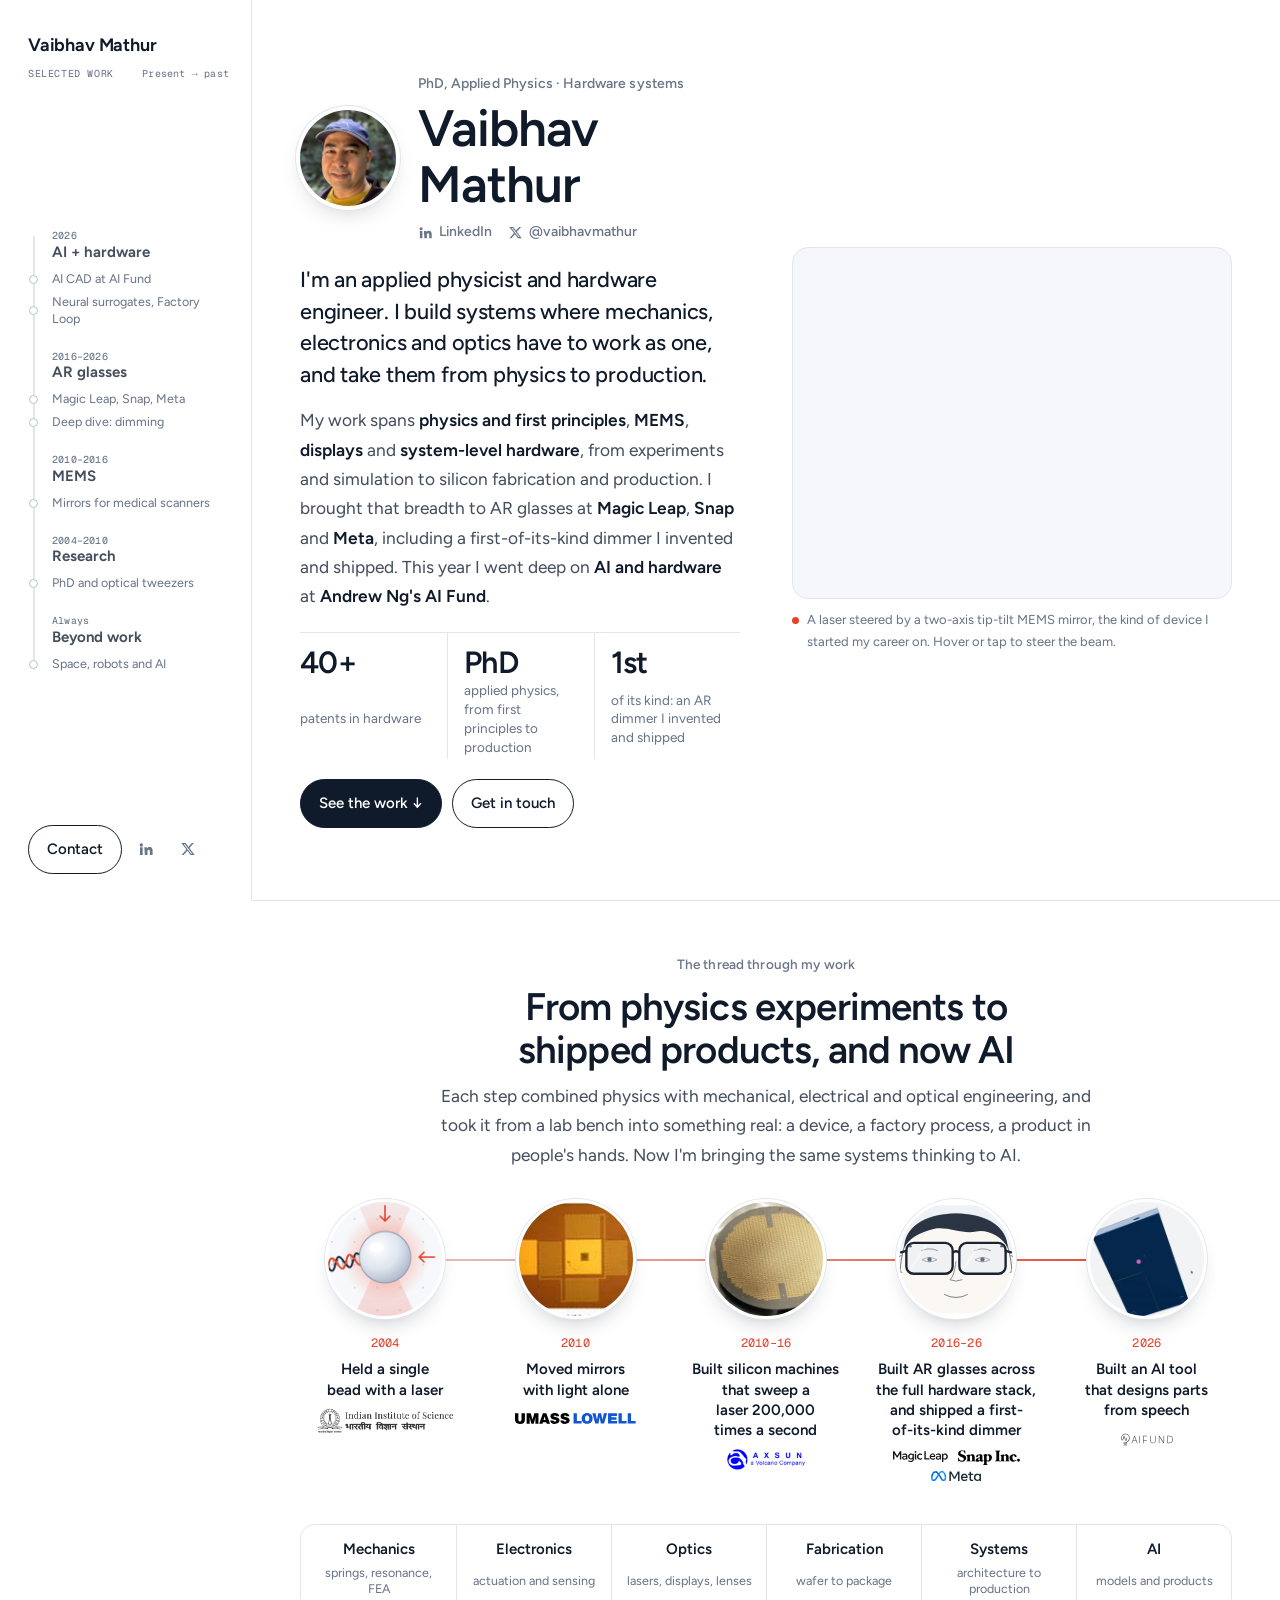
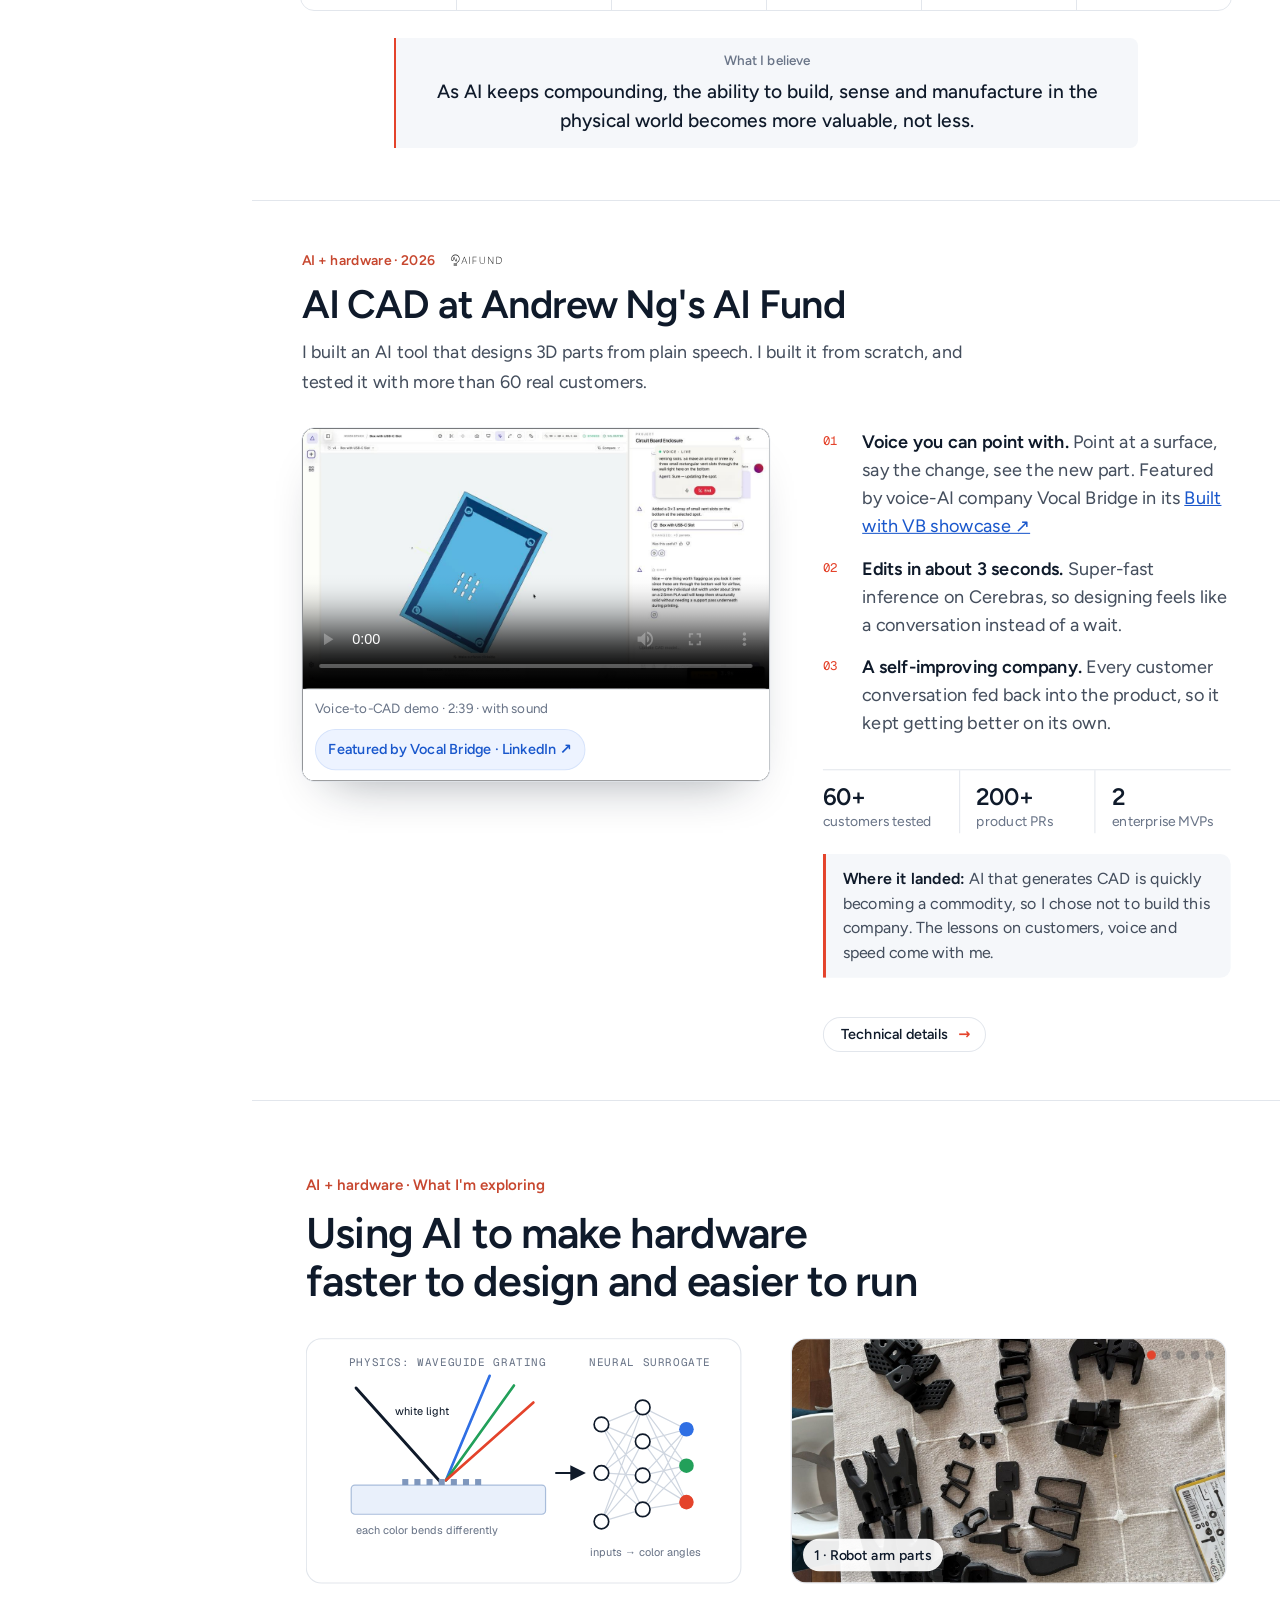
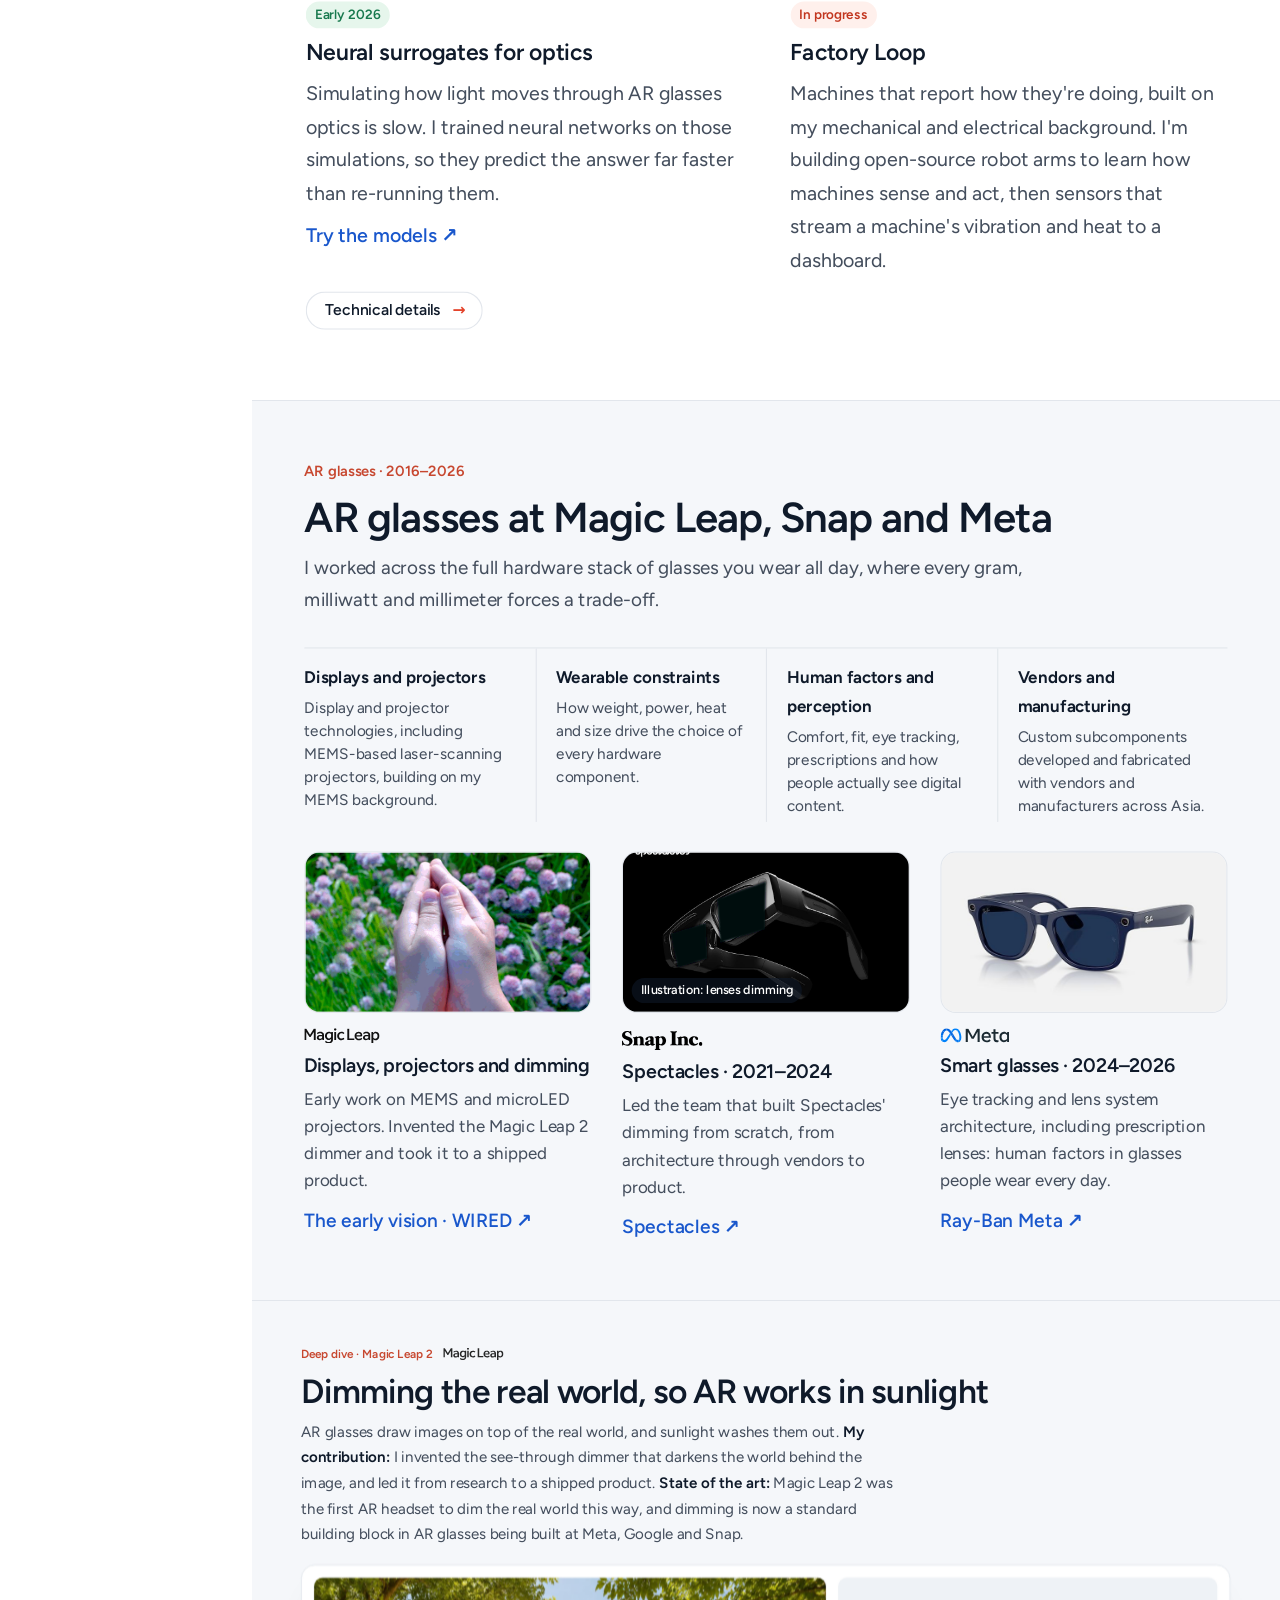
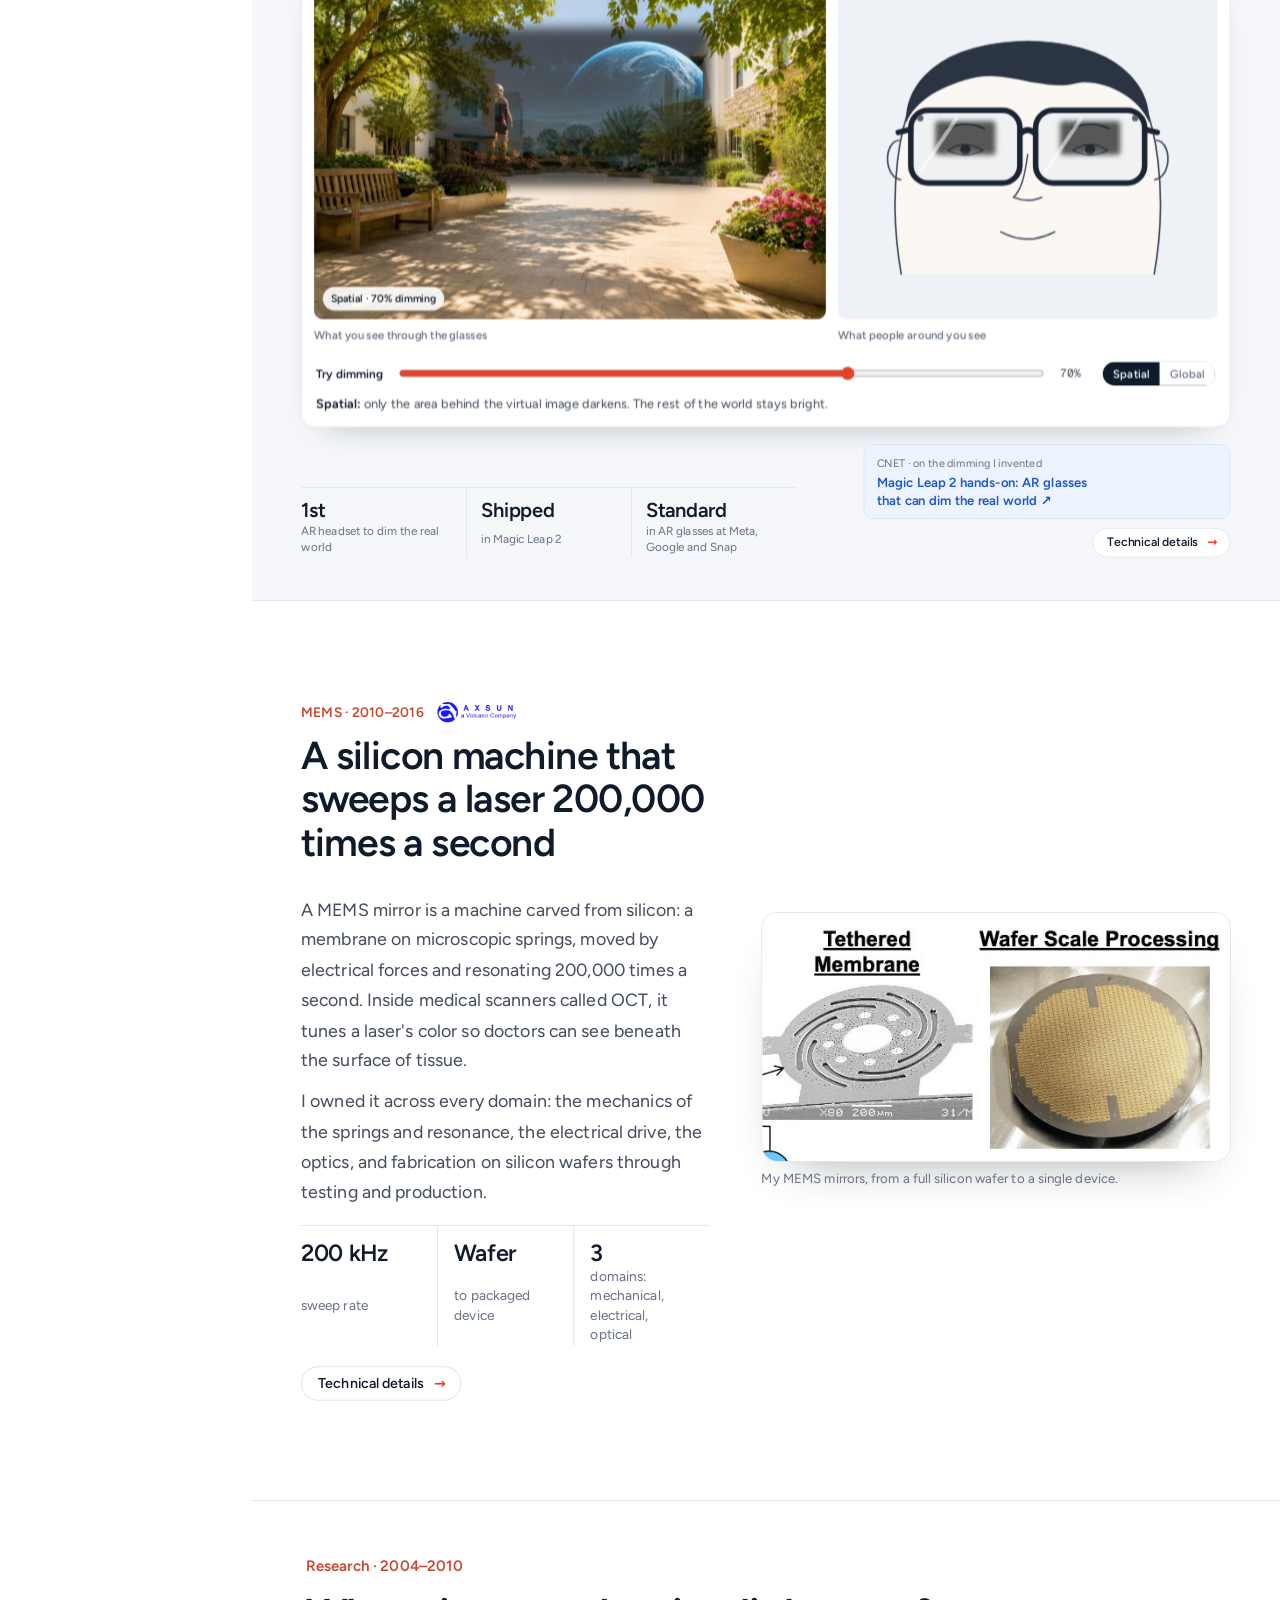
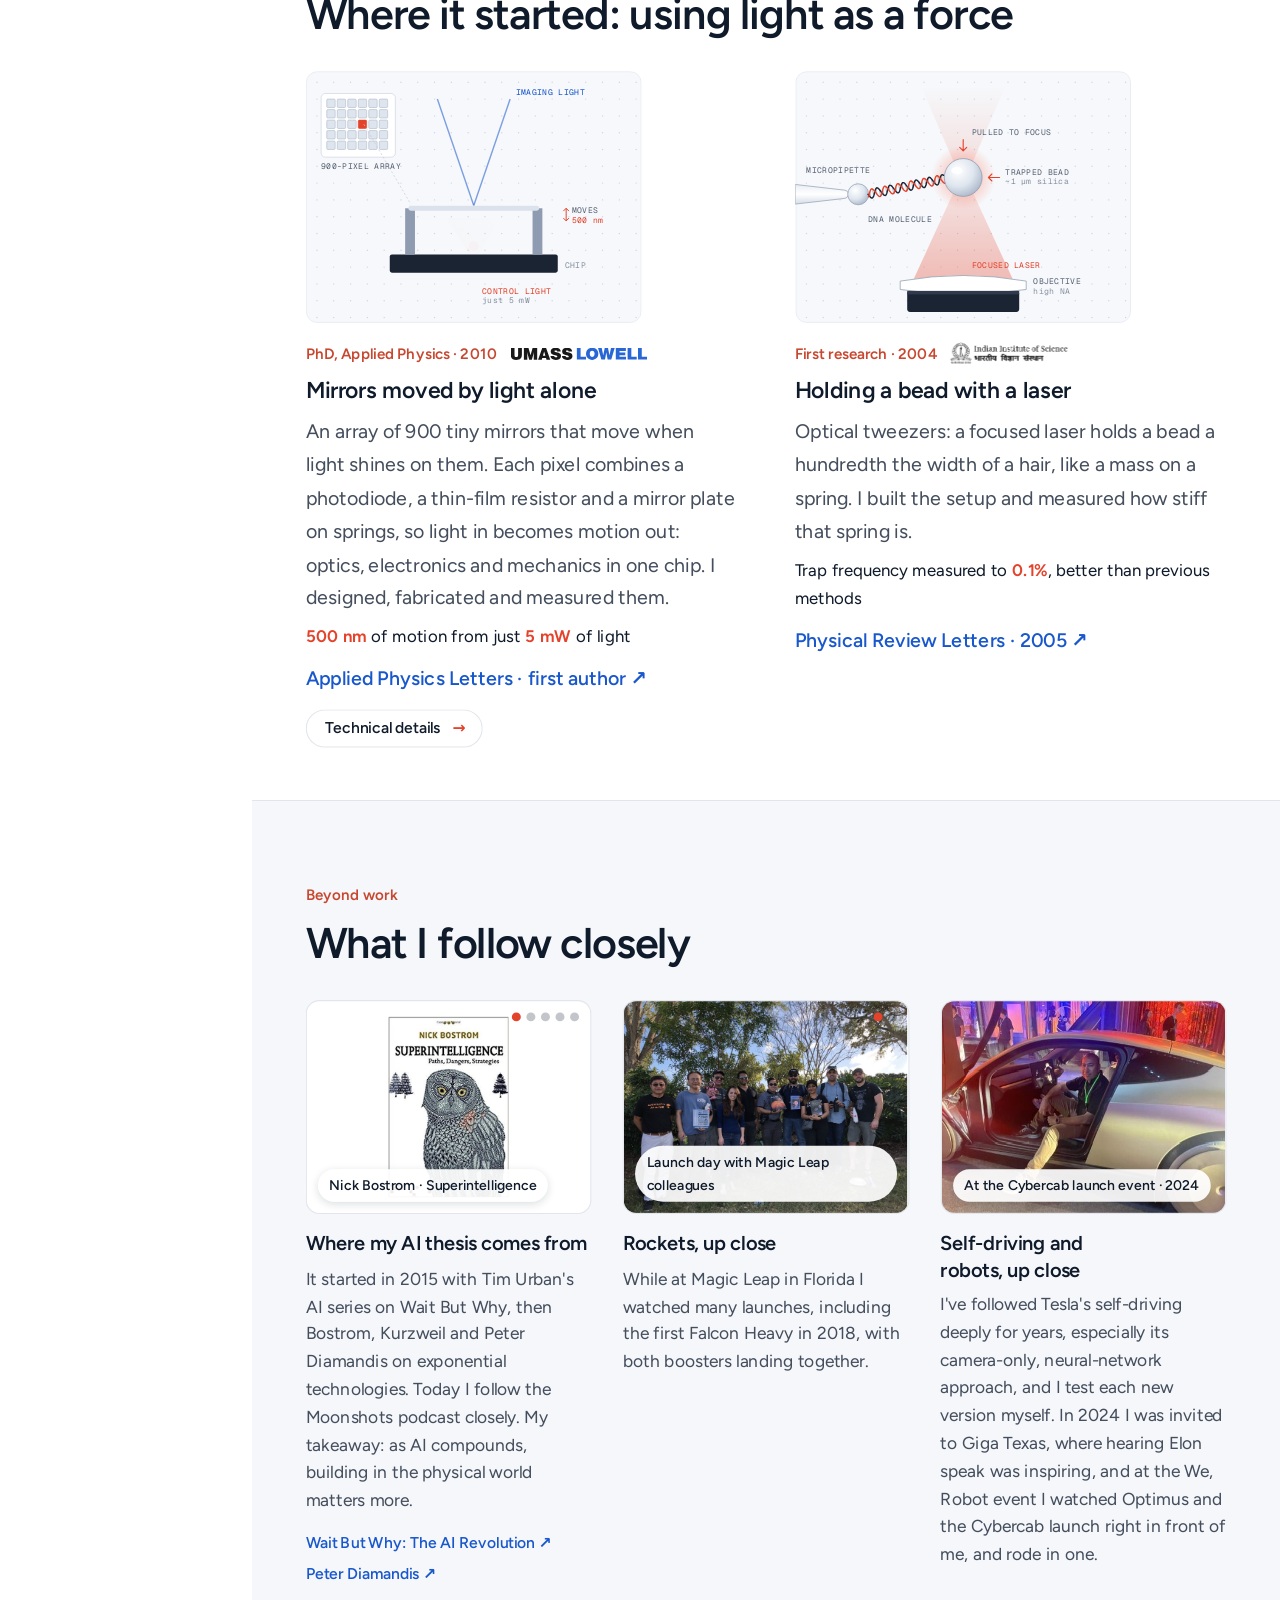
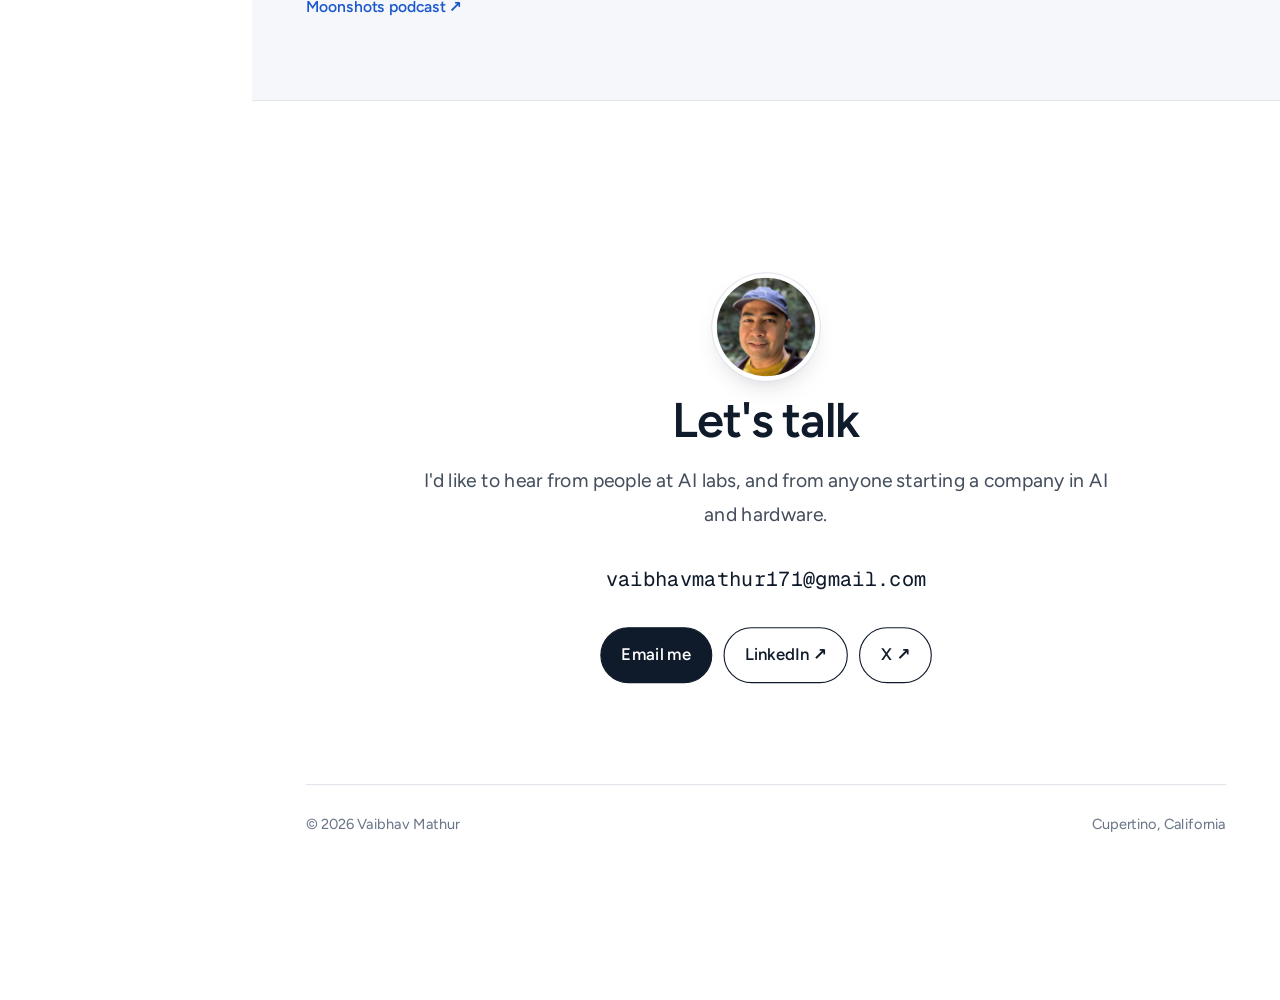
<file: index.html>
<!doctype html>
<html lang="en">
<head>
<meta charset="utf-8">
<meta name="viewport" content="width=device-width, initial-scale=1, viewport-fit=cover">
<title>Vaibhav Mathur, PhD</title>
<meta name="description" content="Applied physicist and hardware engineer: physics and first principles, MEMS, displays and system-level hardware, taken from experiments to production. Invented and shipped a first-of-its-kind AR dimmer at Magic Leap; now building at the edge of AI and hardware.">
<meta property="og:type" content="website">
<meta property="og:url" content="https://vaibhav.penro.ai/">
<meta property="og:title" content="Vaibhav Mathur, PhD">
<meta property="og:description" content="Applied physicist and hardware engineer: physics, MEMS, displays and system-level hardware, from first principles to production. Now building at the edge of AI and hardware.">
<meta property="og:image" content="https://vaibhav.penro.ai/og-image.jpg">
<meta name="twitter:card" content="summary_large_image">
<meta name="theme-color" content="#ffffff">
<link rel="icon" href="favicon.svg">
<link rel="stylesheet" href="styles.css?v=202610142136">
</head>
<body>












<!--BODY-START-->
<nav class="rail" aria-label="Chapters">
  <div class="wrap rail-in">
    <a class="brand" href="#top">Vaibhav Mathur</a>
    <span class="tl-cap">Selected work <i>Present → past</i></span>
    <ol class="stops">
      <li data-ch="ai"><a class="ch" href="#ai"><span class="yr">2026</span><b>AI + hardware</b></a><div class="subs"><a href="#ai" title="AI CAD at AI Fund"><span>AI CAD at AI Fund</span></a><a href="#ai-next" title="Neural surrogates, Factory Loop"><span>Neural surrogates, Factory Loop</span></a></div></li>
      <li data-ch="ar"><a class="ch" href="#ar-more"><span class="yr">2016–2026</span><b>AR glasses</b></a><div class="subs"><a href="#ar-more" title="Magic Leap, Snap, Meta"><span>Magic Leap, Snap, Meta</span></a><a href="#ar" title="Deep dive: dimming"><span>Deep dive: dimming</span></a></div></li>
      <li data-ch="mems"><a class="ch" href="#mems"><span class="yr">2010–2016</span><b>MEMS</b></a><div class="subs"><a href="#mems" title="Mirrors for medical scanners"><span>Mirrors for medical scanners</span></a></div></li>
      <li data-ch="roots"><a class="ch" href="#roots"><span class="yr">2004–2010</span><b>Research</b></a><div class="subs"><a href="#roots" title="PhD and optical tweezers"><span>PhD and optical tweezers</span></a></div></li>
      <li data-ch="interests"><a class="ch" href="#interests"><span class="yr">Always</span><b>Beyond work</b></a><div class="subs"><a href="#interests" title="Space, robots and AI"><span>Space, robots and AI</span></a></div></li>
    </ol>
    <div class="rail-end"><a class="btn" href="#contact">Contact</a><a class="soc" href="https://www.linkedin.com/in/mathurmems/" target="_blank" rel="noopener" aria-label="LinkedIn" title="LinkedIn"><svg viewBox="0 0 24 24" width="16" height="16" fill="currentColor" aria-hidden="true"><path d="M4.98 3.5a2.5 2.5 0 1 1 0 5 2.5 2.5 0 0 1 0-5zM3 9.5h4V21H3zM9.5 9.5h3.8v1.6h.06c.53-1 1.83-2.06 3.77-2.06 4.03 0 4.77 2.65 4.77 6.1V21h-4v-5.1c0-1.22-.02-2.79-1.7-2.79-1.7 0-1.96 1.33-1.96 2.7V21h-4z"/></svg></a><a class="soc" href="https://x.com/vaibhavmathur" target="_blank" rel="noopener" aria-label="X" title="X"><svg viewBox="0 0 24 24" width="16" height="16" fill="currentColor" aria-hidden="true"><path d="M17.75 3h3.07l-6.7 7.66L22 21h-6.17l-4.83-6.32L5.47 21H2.4l7.17-8.2L2 3h6.33l4.37 5.78zm-1.08 16.17h1.7L7.4 4.74H5.58z"/></svg></a></div>
  </div>
</nav>

<main>
<section class="slide hero" id="top" data-nav="">
  <div class="fit"><div class="wrap">
    <div class="hero-grid">
    <div class="hero-id">
      <img class="portrait" src="assets/portrait.jpg" alt="Vaibhav Mathur" width="400" height="400">
      <div><span class="label">PhD, Applied Physics · Hardware systems</span>
      <h1>Vaibhav Mathur</h1>
      <div class="social"><a href="https://www.linkedin.com/in/mathurmems/" target="_blank" rel="noopener" aria-label="LinkedIn"><svg viewBox="0 0 24 24" width="16" height="16" fill="currentColor" aria-hidden="true"><path d="M4.98 3.5a2.5 2.5 0 1 1 0 5 2.5 2.5 0 0 1 0-5zM3 9.5h4V21H3zM9.5 9.5h3.8v1.6h.06c.53-1 1.83-2.06 3.77-2.06 4.03 0 4.77 2.65 4.77 6.1V21h-4v-5.1c0-1.22-.02-2.79-1.7-2.79-1.7 0-1.96 1.33-1.96 2.7V21h-4z"/></svg><span>LinkedIn</span></a><a href="https://x.com/vaibhavmathur" target="_blank" rel="noopener" aria-label="X"><svg viewBox="0 0 24 24" width="16" height="16" fill="currentColor" aria-hidden="true"><path d="M17.75 3h3.07l-6.7 7.66L22 21h-6.17l-4.83-6.32L5.47 21H2.4l7.17-8.2L2 3h6.33l4.37 5.78zm-1.08 16.17h1.7L7.4 4.74H5.58z"/></svg><span>@vaibhavmathur</span></a></div></div>
    </div>
    <figure class="bench">
      <div class="bench-box"><canvas id="bench" aria-label="Animated laser steered by a MEMS mirror" role="img"></canvas></div>
      <figcaption><span class="dot"></span><span>A laser steered by a two-axis tip-tilt MEMS mirror, the kind of device I started my career on. Hover or tap to steer the beam.</span></figcaption>
    </figure>
    <div class="hero-copy">
      <p class="lede big">I'm an applied physicist and hardware engineer. I build systems where mechanics, electronics and optics have to work as one, and take them from physics to production.</p>
      <p class="lede">My work spans <b>physics and first principles</b>, <b>MEMS</b>, <b>displays</b> and <b>system-level hardware</b>, from experiments and simulation to silicon fabrication and production. I brought that breadth to AR glasses at <b>Magic Leap</b>, <b>Snap</b> and <b>Meta</b>, including a first-of-its-kind dimmer I invented and shipped. This year I went deep on <b>AI and hardware</b> at <b>Andrew Ng's AI Fund</b>.</p>
      <div class="proof">
        <div><b>40+</b><span>patents in hardware</span></div>
        <div><b>PhD</b><span>applied physics, from first principles to production</span></div>
        <div><b>1st</b><span>of its kind: an AR dimmer I invented and shipped</span></div>
      </div>
      <div class="cta"><a class="btn p" href="#thread">See the work ↓</a><a class="btn" href="#contact">Get in touch</a></div>
    </div>
    </div>
  </div></div>
</section>
<section class="slide" id="thread" data-nav="">
  <div class="fit"><div class="wrap">
    <div class="head center">
      <span class="kicker">The thread through my work</span>
      <h2>From physics experiments to shipped products, and now AI</h2>
      <p class="lede">Each step combined physics with mechanical, electrical and optical engineering, and took it from a lab bench into something real: a device, a factory process, a product in people's hands. Now I'm bringing the same systems thinking to AI.</p>
    </div>
    <ol class="thread" aria-label="From first research to today">
      <span class="beamline" aria-hidden="true"><i></i></span>
      <li><a href="#roots"><span class="ic"><img src="assets/thread/tweezers.jpg" alt="Illustration: a laser beam trapping a microscopic bead"></span><span class="y">2004</span><b>Held a single bead with a laser</b><span class="lgs"><img class="ink" src="assets/logos/iisc.png" alt="Indian Institute of Science" style="height:26px"></span></a></li><li><a href="#roots"><span class="ic"><img src="assets/thread/phd.jpg" alt="My fabricated light-driven micro-mirror device"></span><span class="y">2010</span><b>Moved mirrors with light alone</b><span class="lgs"><img src="assets/logos/uml.svg" alt="UMass Lowell" style="height:11px"></span></a></li><li><a href="#mems"><span class="ic"><img src="assets/thread/mems.jpg" alt="A silicon wafer of my MEMS mirrors, reflecting light"></span><span class="y">2010–16</span><b>Built silicon machines that sweep a laser 200,000 times a second</b><span class="lgs"><img src="assets/logos/axsun-color.png" alt="Axsun Technologies" style="height:22px"></span></a></li><li><a href="#ar-more"><span class="ic"><svg class="gsk blink" viewBox="70 70 340 180" preserveAspectRatio="xMidYMid meet" role="img" aria-label="Sketch of a person wearing AR glasses, seen from the front; the lenses darken with the same mask as the view inside"><defs><clipPath id="thc0"><rect x="92" y="112" width="138" height="92" rx="22"/></clipPath><clipPath id="thc1"><rect x="250" y="112" width="138" height="92" rx="22"/></clipPath><filter id="thb" x="-30%" y="-30%" width="160%" height="160%"><feGaussianBlur stdDeviation="3.2"/></filter></defs><rect width="480" height="320" fill="#eef2f6"/><path d="M80 320 C 64 230 70 110 120 60 C 170 14 310 14 360 60 C 410 110 416 230 400 320" fill="#fbf7f2" stroke="#3a4556" stroke-width="2"/>
      <path d="M86 128 C 84 70 140 26 240 24 C 340 26 396 70 394 128 C 380 92 330 70 300 78 C 262 88 214 62 176 70 C 130 80 98 100 86 128 Z" fill="#2b3442"/>
      <path d="M78 150 C 58 150 56 196 80 200 M402 150 C 422 150 424 196 400 200" fill="none" stroke="#3a4556" stroke-width="2"/>
      <path d="M240 168 C 236 196 232 212 222 222 Q 240 230 258 222" fill="none" stroke="#3a4556" stroke-width="1.8" stroke-linecap="round"/>
      <path d="M206 266 Q 240 284 274 266" fill="none" stroke="#3a4556" stroke-width="2" stroke-linecap="round"/><g class="eye"><path d="M139.0 162.6 Q161.0 148.6 183.0 162.6 Q161.0 174.6 139.0 162.6 Z" fill="#fff" stroke="#3a4556" stroke-width="1.6"/><circle cx="161.0" cy="161.6" r="6.5" fill="#3a4556"/><path d="M137.0 135.0 Q161.0 123.96000000000001 185.0 135.0" fill="none" stroke="#3a4556" stroke-width="2" stroke-linecap="round"/></g><g class="eye"><path d="M297.0 162.6 Q319.0 148.6 341.0 162.6 Q319.0 174.6 297.0 162.6 Z" fill="#fff" stroke="#3a4556" stroke-width="1.6"/><circle cx="319.0" cy="161.6" r="6.5" fill="#3a4556"/><path d="M295.0 135.0 Q319.0 123.96000000000001 343.0 135.0" fill="none" stroke="#3a4556" stroke-width="2" stroke-linecap="round"/></g><g clip-path="url(#thc0)"><rect x="92" y="112" width="138" height="92" fill="rgba(210,226,244,.28)"/>
      <rect class="lg" x="92" y="112" width="138" height="92"/><rect class="ls" x="123.0" y="125.5" width="76.1" height="42.9" rx="4" filter="url(#thb)"/>
      <path d="M104 190 L149.96 122" stroke="#fff" stroke-opacity=".55" stroke-width="5" stroke-linecap="round"/></g><g clip-path="url(#thc1)"><rect x="250" y="112" width="138" height="92" fill="rgba(210,226,244,.28)"/>
      <rect class="lg" x="250" y="112" width="138" height="92"/><rect class="ls" x="281.0" y="125.5" width="76.1" height="42.9" rx="4" filter="url(#thb)"/>
      <path d="M262 190 L307.96 122" stroke="#fff" stroke-opacity=".55" stroke-width="5" stroke-linecap="round"/></g><rect x="92" y="112" width="138" height="92" rx="22" fill="none" stroke="#1b2433" stroke-width="7"/><rect x="250" y="112" width="138" height="92" rx="22" fill="none" stroke="#1b2433" stroke-width="7"/><path d="M230 142 Q 240 132 250 142" fill="none" stroke="#1b2433" stroke-width="7"/><path d="M92 136 L 76 140 M388 136 L 404 140" stroke="#1b2433" stroke-width="7" stroke-linecap="round"/><circle cx="104" cy="122" r="4" fill="#5b6576"/><circle cx="376" cy="122" r="4" fill="#5b6576"/></svg></span><span class="y">2016–26</span><b>Built AR glasses across the full hardware stack, and shipped a first-of-its-kind dimmer</b><span class="lgs"><img src="assets/logos/magicleap.svg" alt="Magic Leap" style="height:11px"><img src="assets/logos/snap.svg" alt="Snap Inc." style="height:17px"><img src="assets/logos/meta.svg" alt="Meta" style="height:11px"></span></a></li><li><a href="#ai"><span class="ic"><img src="assets/thread/ai.jpg" alt="A 3D part being edited by voice in my AI CAD tool"></span><span class="y">2026</span><b>Built an AI tool that designs parts from speech</b><span class="lgs"><img class="ink" src="assets/logos/aifund.svg" alt="AI Fund" style="height:19px"></span></a></li>
    </ol>
    <ul class="domains" aria-label="Domains I work across">
      <li><b>Mechanics</b><span>springs, resonance, FEA</span></li>
      <li><b>Electronics</b><span>actuation and sensing</span></li>
      <li><b>Optics</b><span>lasers, displays, lenses</span></li>
      <li><b>Fabrication</b><span>wafer to package</span></li>
      <li><b>Systems</b><span>architecture to production</span></li>
      <li><b>AI</b><span>models and products</span></li>
    </ul>
    <p class="conviction"><span class="kicker">What I believe</span>As AI keeps compounding, the ability to build, sense and manufacture in the physical world becomes more valuable, not less.</p>
  </div></div>
</section>
<section class="slide" id="ai" data-nav="ai">
  <div class="fit"><div class="wrap">
    <div class="head">
      <span class="kicker"><b>AI + hardware · 2026</b><img class="ink" src="assets/logos/aifund.svg" alt="AI Fund" style="height:18px"></span>
      <h2>AI CAD at Andrew Ng's AI Fund</h2>
      <p class="lede">I built an AI tool that designs 3D parts from plain speech. I built it from scratch, and tested it with more than 60 real customers.</p>
    </div>
    <div class="pair">
      <figure class="player">
        <div class="screen-wrap">
        <video controls preload="metadata" playsinline poster="assets/cad-poster.jpg" aria-label="Voice-to-CAD demo, 2 minutes 39 seconds, with sound">
          <source src="assets/ai-cad-demo.mp4" type="video/mp4">
        </video>
        </div>
        <figcaption class="player-bar">
          <span class="cap" style="margin:0">Voice-to-CAD demo · 2:39 · with sound</span>
          <a class="chip" href="https://www.linkedin.com/posts/vocal-bridge_voicewithvb-builtwithvb-voiceai-activity-7508910916709564416-PaYq" target="_blank" rel="noopener">Featured by Vocal Bridge · LinkedIn ↗</a>
        </figcaption>
      </figure>
      <div class="points">
        <div class="pt"><span class="n">01</span><div><b>Voice you can point with.</b> Point at a surface, say the change, see the new part. Featured by voice-AI company Vocal Bridge in its <a href="https://vocalbridgeai.com/built-with-vb/ai-cad" target="_blank" rel="noopener">Built with VB showcase ↗</a></div></div>
        <div class="pt"><span class="n">02</span><div><b>Edits in about 3 seconds.</b> Super-fast inference on Cerebras, so designing feels like a conversation instead of a wait.</div></div>
        <div class="pt"><span class="n">03</span><div><b>A self-improving company.</b> Every customer conversation fed back into the product, so it kept getting better on its own.</div></div>
        <div class="proof sm">
          <div><b>60+</b><span>customers tested</span></div>
          <div><b>200+</b><span>product PRs</span></div>
          <div><b>2</b><span>enterprise MVPs</span></div>
        </div>
        <p class="landed"><b>Where it landed:</b> AI that generates CAD is quickly becoming a commodity, so I chose not to build this company. The lessons on customers, voice and speed come with me.</p>
        <button class="deep" type="button"><span>Technical details</span><i aria-hidden="true">→</i></button>
        <template class="notes" data-title="AI CAD · technical details">
          <h4>Voice interface</h4><p>A voice agent built with Vocal Bridge. You point at a face of the model and describe an edit; the agent turns it into a parametric CAD operation and shows the next revision. Vocal Bridge's description: <i>"Point at a surface, describe an edit, and inspect the next revision."</i></p>
          <p><a href="https://www.linkedin.com/posts/vocal-bridge_voicewithvb-builtwithvb-voiceai-activity-7508910916709564416-PaYq" target="_blank" rel="noopener">20-second clip on LinkedIn ↗</a></p>
          <h4>Super-fast inference</h4><p>"Turbo" mode ran GPT-OSS on Cerebras hardware (early access via AI Fund): about 3 seconds from speaking to an updated model. <a href="https://www.cerebras.ai/blog/openai-gpt-oss-120b-runs-fastest-on-cerebras" target="_blank" rel="noopener">Cerebras ↗</a></p>
          <h4>Shape search for CAD libraries</h4><p>For two enterprise MVPs: search large CAD libraries by shape, using eight rendered views of each part plus geometry measurements.</p>
          <h4>AI Fund</h4><p>Selected after an intensive build challenge for a residency at Andrew Ng's venture studio. <a href="https://aifund.ai/" target="_blank" rel="noopener">AI Fund ↗</a></p></template>
      </div>
    </div>
  </div></div>
</section>
<section class="slide" id="ai-next" data-nav="ai">
  <div class="fit"><div class="wrap">
    <div class="head">
      <span class="kicker"><b>AI + hardware · What I'm exploring</b></span>
      <h2>Using AI to make hardware faster to design and easier to run</h2>
    </div>
    <div class="duo">
      <article>
        <div class="vis"><svg class="art" viewBox="0 0 320 200" role="img" aria-label="Light entering an AR waveguide grating splits into colors; a neural network learns to predict the result">
          <rect width="320" height="200" fill="#ffffff"/>
          <text x="16" y="22" font-family="Geist Mono, monospace" font-size="9" fill="#6a7588" letter-spacing=".5">PHYSICS: WAVEGUIDE GRATING</text>
          <line x1="22" y1="40" x2="92" y2="118" stroke="#0f1a2a" stroke-width="2.4" stroke-linecap="round"/>
          <text x="54" y="62" font-family="Geist, sans-serif" font-size="9" fill="#0f1a2a">white light</text>
          <line x1="96" y1="116" x2="132" y2="30" stroke="#2f6fe4" stroke-width="2.2" stroke-linecap="round"/>
          <line x1="96" y1="116" x2="152" y2="38" stroke="#22a05a" stroke-width="2.2" stroke-linecap="round"/>
          <line x1="96" y1="116" x2="168" y2="52" stroke="#e4432b" stroke-width="2.2" stroke-linecap="round"/>
          <rect x="18" y="120" width="160" height="24" rx="3" fill="#e9f0fb" stroke="#a9bddb"/>
          <g fill="#7f97bd"><rect x="60" y="115" width="5" height="5"/><rect x="70" y="115" width="5" height="5"/><rect x="80" y="115" width="5" height="5"/><rect x="90" y="115" width="5" height="5"/><rect x="100" y="115" width="5" height="5"/><rect x="110" y="115" width="5" height="5"/><rect x="120" y="115" width="5" height="5"/></g>
          <text x="22" y="160" font-family="Geist, sans-serif" font-size="9" fill="#6a7588">each color bends differently</text>
          <path d="M186 110 h22" stroke="#0f1a2a" stroke-width="1.6" marker-end="url(#ah)"/>
          <defs><marker id="ah" markerWidth="8" markerHeight="8" refX="6" refY="4" orient="auto"><path d="M0,0 L8,4 L0,8 z" fill="#0f1a2a"/></marker></defs>
          <text x="214" y="22" font-family="Geist Mono, monospace" font-size="9" fill="#6a7588" letter-spacing=".5">NEURAL SURROGATE</text>
          <g stroke="#cfd6e0" stroke-width="1">
            <path d="M224 70 L258 56 M224 70 L258 84 M224 70 L258 112 M224 70 L258 140 M224 110 L258 56 M224 110 L258 84 M224 110 L258 112 M224 110 L258 140 M224 150 L258 56 M224 150 L258 84 M224 150 L258 112 M224 150 L258 140"/>
            <path d="M258 56 L294 74 M258 56 L294 104 M258 56 L294 134 M258 84 L294 74 M258 84 L294 104 M258 84 L294 134 M258 112 L294 74 M258 112 L294 104 M258 112 L294 134 M258 140 L294 74 M258 140 L294 104 M258 140 L294 134"/>
          </g>
          <g fill="#fff" stroke="#0f1a2a" stroke-width="1.4"><circle cx="224" cy="70" r="6"/><circle cx="224" cy="110" r="6"/><circle cx="224" cy="150" r="6"/><circle cx="258" cy="56" r="6"/><circle cx="258" cy="84" r="6"/><circle cx="258" cy="112" r="6"/><circle cx="258" cy="140" r="6"/></g>
          <circle cx="294" cy="74" r="6" fill="#2f6fe4"/><circle cx="294" cy="104" r="6" fill="#22a05a"/><circle cx="294" cy="134" r="6" fill="#e4432b"/>
          <text x="306" y="178" text-anchor="end" font-family="Geist, sans-serif" font-size="9" fill="#6a7588">inputs → color angles</text>
        </svg></div>
        <span class="tag tg">Early 2026</span>
        <h3>Neural surrogates for optics</h3>
        <p>Simulating how light moves through AR glasses optics is slow. I trained neural networks on those simulations, so they predict the answer far faster than re-running them.</p>
        <a class="link" href="https://simanova-models.streamlit.app" target="_blank" rel="noopener">Try the models ↗</a>
      </article>
      <article>
        <div class="vis"><div class="reel card-reel" aria-label="Factory Loop: from robot parts to remote machine sensing">
          <figure><img src="assets/personal-robot-parts.jpg" alt="Robot arm parts laid out on a table"><figcaption>1 · Robot arm parts</figcaption></figure>
          <figure><img src="assets/personal-robot-kit.jpg" alt="Robot kit and tools on a table" loading="lazy"><figcaption>2 · Building the kit</figcaption></figure>
          <figure><img src="assets/lerobot-arm.jpg" alt="Assembled LeRobot arm" loading="lazy"><figcaption>3 · Assembled LeRobot arm</figcaption></figure>
          <figure><img src="assets/personal-robot.jpg" alt="Robot arm working on a desk" loading="lazy"><figcaption>4 · Arm at work</figcaption></figure>
          <figure data-hold="3600"><svg class="art" viewBox="0 0 320 200" role="img" aria-label="Sensors on a machine stream vibration and heat readings wirelessly to a remote dashboard">
            <rect width="320" height="200" fill="#ffffff"/>
            <text x="14" y="20" font-family="Geist Mono, monospace" font-size="9" fill="#6a7588" letter-spacing=".5">NEXT: SENSE MACHINES REMOTELY</text>
            <rect x="18" y="74" width="92" height="66" rx="6" fill="#e9eef5" stroke="#9aa6b6"/>
            <circle cx="50" cy="107" r="18" fill="#fff" stroke="#9aa6b6" stroke-width="2"/><circle cx="50" cy="107" r="4" fill="#9aa6b6"/>
            <rect x="78" y="88" width="22" height="38" rx="3" fill="#fff" stroke="#9aa6b6"/>
            <rect x="26" y="140" width="76" height="8" rx="2" fill="#c9d1dc"/>
            <circle cx="88" cy="74" r="5" fill="#e4432b"/><circle cx="24" cy="100" r="5" fill="#e4432b"/>
            <text x="18" y="164" font-family="Geist, sans-serif" font-size="9" fill="#6a7588">machine + sensors</text>
            <g fill="none" stroke="#e4432b" stroke-width="1.6" stroke-linecap="round" opacity=".9">
              <path d="M118 96 q8 8 0 16"/><path d="M126 90 q14 14 0 28"/><path d="M134 84 q20 20 0 40"/>
            </g>
            <rect x="170" y="50" width="134" height="104" rx="8" fill="#fff" stroke="#0f1a2a" stroke-width="1.4"/>
            <text x="180" y="68" font-family="Geist Mono, monospace" font-size="8" fill="#6a7588">VIBRATION</text>
            <path d="M180 88 l8 -8 l6 12 l7 -14 l6 10 l8 -6 l7 8 l6 -4 l8 6 l7 -10 l6 8 l8 -4 l9 2 l8 -2" fill="none" stroke="#1957cc" stroke-width="1.6"/>
            <text x="180" y="112" font-family="Geist Mono, monospace" font-size="8" fill="#6a7588">TEMPERATURE</text>
            <path d="M180 138 C 210 136, 230 130, 250 124 S 285 116, 294 118" fill="none" stroke="#e4432b" stroke-width="1.6"/>
            <circle cx="292" cy="62" r="4" fill="#22a05a"/>
            <text x="304" y="172" text-anchor="end" font-family="Geist, sans-serif" font-size="9" fill="#6a7588">remote dashboard</text>
          </svg><figcaption>Next · sensing machines remotely</figcaption></figure>
        </div></div>
        <span class="tag to-">In progress</span>
        <h3>Factory Loop</h3>
        <p>Machines that report how they're doing, built on my mechanical and electrical background. I'm building open-source robot arms to learn how machines sense and act, then sensors that stream a machine's vibration and heat to a dashboard.</p>
      </article>
    </div>
    <button class="deep" type="button"><span>Technical details</span><i aria-hidden="true">→</i></button>
    <template class="notes" data-title="Neural surrogates and Factory Loop · technical details">
      <h4>Neural surrogates</h4><p>Training data comes from physics simulations of diffraction gratings in AR waveguides: inputs are the grating geometry and wavelength, outputs are where each color goes. I compared five architectures on the same data: MLP, ResNet, 1D CNN, LSTM and 1D U-Net.</p>
      <p><a href="https://simanova-models.streamlit.app" target="_blank" rel="noopener">Interactive model demos ↗</a></p>
      <h4>Factory Loop</h4><p>Step one is hands-on robotics with open-source LeRobot arms: assembling, calibrating and programming them. Step two is remote machine sensing: vibration and temperature sensors on equipment, streamed to a live dashboard.</p></template>
  </div></div>
</section>
<section class="slide alt" id="ar-more" data-nav="ar">
  <div class="fit"><div class="wrap">
    <div class="head">
      <span class="kicker"><b>AR glasses · 2016–2026</b></span>
      <h2>AR glasses at Magic Leap, Snap and Meta</h2>
      <p class="lede">I worked across the full hardware stack of glasses you wear all day, where every gram, milliwatt and millimeter forces a trade-off.</p>
    </div>
    <ul class="stack" aria-label="What I worked across">
      <li><b>Displays and projectors</b><span>Display and projector technologies, including MEMS-based laser-scanning projectors, building on my MEMS background.</span></li>
      <li><b>Wearable constraints</b><span>How weight, power, heat and size drive the choice of every hardware component.</span></li>
      <li><b>Human factors and perception</b><span>Comfort, fit, eye tracking, prescriptions and how people actually see digital content.</span></li>
      <li><b>Vendors and manufacturing</b><span>Custom subcomponents developed and fabricated with vendors and manufacturers across Asia.</span></li>
    </ul>
    <div class="trio">
      <a class="tcard" href="https://www.wired.com/2016/04/magic-leap-vr/" target="_blank" rel="noopener">
        <span class="ph"><img src="assets/magic-leap-elephant.gif" alt="Magic Leap's tiny elephant floating in a palm"></span>
        <img class="lg" src="assets/logos/magicleap.svg" alt="Magic Leap" style="height:14px">
        <h3>Displays, projectors and dimming</h3>
        <p>Early work on MEMS and microLED projectors. Invented the Magic Leap 2 dimmer and took it to a shipped product.</p>
        <span class="link">The early vision · WIRED ↗</span></a>
      <a class="tcard" href="https://newsroom.snap.com/sps-2024-spectacles-snapos" target="_blank" rel="noopener">
        <span class="ph tint"><img src="assets/spectacles-2024.jpg" alt="Snap Spectacles"><svg viewBox="0 0 900 616" preserveAspectRatio="xMidYMid slice" aria-hidden="true"><defs><filter id="spb"><feGaussianBlur stdDeviation="3"/></filter></defs><g class="tn" filter="url(#spb)"><polygon points="296,202 452,146 449,300 306,343"/><polygon points="150,312 262,277 267,392 172,421"/></g></svg><span class="badge">Illustration: lenses dimming</span></span>
        <img class="lg" src="assets/logos/snap.svg" alt="Snap Inc." style="height:20px">
        <h3>Spectacles · 2021–2024</h3>
        <p>Led the team that built Spectacles' dimming from scratch, from architecture through vendors to product.</p>
        <span class="link">Spectacles ↗</span></a>
      <a class="tcard" href="https://www.meta.com/ai-glasses/" target="_blank" rel="noopener">
        <span class="ph"><img src="assets/rayban-meta.jpg" alt="Ray-Ban Meta glasses"></span>
        <img class="lg" src="assets/logos/meta.svg" alt="Meta" style="height:14px">
        <h3>Smart glasses · 2024–2026</h3>
        <p>Eye tracking and lens system architecture, including prescription lenses: human factors in glasses people wear every day.</p>
        <span class="link">Ray-Ban Meta ↗</span></a>
    </div>
  </div></div>
</section>
<section class="slide alt" id="ar" data-nav="ar">
  <div class="fit"><div class="wrap">
    <div class="head">
      <span class="kicker"><b>Deep dive · Magic Leap 2</b><img src="assets/logos/magicleap.svg" alt="Magic Leap" style="height:14px"></span>
      <h2>Dimming the real world, so AR works in sunlight</h2>
      <p class="lede">AR glasses draw images on top of the real world, and sunlight washes them out. <b>My contribution:</b> I invented the see-through dimmer that darkens the world behind the image, and led it from research to a shipped product. <b>State of the art:</b> Magic Leap 2 was the first AR headset to dim the real world this way, and dimming is now a standard building block in AR glasses being built at Meta, Google and Snap.</p>
    </div>
    <div class="dimlab" id="demo">
      <figure class="pane you">
        <div class="view">
          <img class="world" src="assets/ar-courtyard.jpg" alt="Sunny courtyard seen through AR glasses">
          <div class="global"></div>
          <div class="screen"><div class="patch"></div><img src="assets/ar-movie.jpg" alt="Virtual movie screen"></div>
          <span class="hud" id="hud">Spatial · 45% dimming</span>
        </div>
        <figcaption>What you see through the glasses</figcaption>
      </figure>
      <figure class="pane them">
        <div class="view"><svg class="gsk" viewBox="0 0 480 320" preserveAspectRatio="xMidYMid meet" role="img" aria-label="Sketch of a person wearing AR glasses, seen from the front; the lenses darken with the same mask as the view inside"><defs><clipPath id="dmc0"><rect x="92" y="112" width="138" height="92" rx="22"/></clipPath><clipPath id="dmc1"><rect x="250" y="112" width="138" height="92" rx="22"/></clipPath><filter id="dmb" x="-30%" y="-30%" width="160%" height="160%"><feGaussianBlur stdDeviation="3.2"/></filter></defs><rect width="480" height="320" fill="#eef2f6"/><path d="M80 320 C 64 230 70 110 120 60 C 170 14 310 14 360 60 C 410 110 416 230 400 320" fill="#fbf7f2" stroke="#3a4556" stroke-width="2"/>
      <path d="M86 128 C 84 70 140 26 240 24 C 340 26 396 70 394 128 C 380 92 330 70 300 78 C 262 88 214 62 176 70 C 130 80 98 100 86 128 Z" fill="#2b3442"/>
      <path d="M78 150 C 58 150 56 196 80 200 M402 150 C 422 150 424 196 400 200" fill="none" stroke="#3a4556" stroke-width="2"/>
      <path d="M240 168 C 236 196 232 212 222 222 Q 240 230 258 222" fill="none" stroke="#3a4556" stroke-width="1.8" stroke-linecap="round"/>
      <path d="M206 266 Q 240 284 274 266" fill="none" stroke="#3a4556" stroke-width="2" stroke-linecap="round"/><g class="eye"><path d="M139.0 162.6 Q161.0 148.6 183.0 162.6 Q161.0 174.6 139.0 162.6 Z" fill="#fff" stroke="#3a4556" stroke-width="1.6"/><circle cx="161.0" cy="161.6" r="6.5" fill="#3a4556"/><path d="M137.0 135.0 Q161.0 123.96000000000001 185.0 135.0" fill="none" stroke="#3a4556" stroke-width="2" stroke-linecap="round"/></g><g class="eye"><path d="M297.0 162.6 Q319.0 148.6 341.0 162.6 Q319.0 174.6 297.0 162.6 Z" fill="#fff" stroke="#3a4556" stroke-width="1.6"/><circle cx="319.0" cy="161.6" r="6.5" fill="#3a4556"/><path d="M295.0 135.0 Q319.0 123.96000000000001 343.0 135.0" fill="none" stroke="#3a4556" stroke-width="2" stroke-linecap="round"/></g><g clip-path="url(#dmc0)"><rect x="92" y="112" width="138" height="92" fill="rgba(210,226,244,.28)"/>
      <rect class="lg" x="92" y="112" width="138" height="92"/><rect class="ls" x="123.0" y="125.5" width="76.1" height="42.9" rx="4" filter="url(#dmb)"/>
      <path d="M104 190 L149.96 122" stroke="#fff" stroke-opacity=".55" stroke-width="5" stroke-linecap="round"/></g><g clip-path="url(#dmc1)"><rect x="250" y="112" width="138" height="92" fill="rgba(210,226,244,.28)"/>
      <rect class="lg" x="250" y="112" width="138" height="92"/><rect class="ls" x="281.0" y="125.5" width="76.1" height="42.9" rx="4" filter="url(#dmb)"/>
      <path d="M262 190 L307.96 122" stroke="#fff" stroke-opacity=".55" stroke-width="5" stroke-linecap="round"/></g><rect x="92" y="112" width="138" height="92" rx="22" fill="none" stroke="#1b2433" stroke-width="7"/><rect x="250" y="112" width="138" height="92" rx="22" fill="none" stroke="#1b2433" stroke-width="7"/><path d="M230 142 Q 240 132 250 142" fill="none" stroke="#1b2433" stroke-width="7"/><path d="M92 136 L 76 140 M388 136 L 404 140" stroke="#1b2433" stroke-width="7" stroke-linecap="round"/><circle cx="104" cy="122" r="4" fill="#5b6576"/><circle cx="376" cy="122" r="4" fill="#5b6576"/></svg></div>
        <figcaption>What people around you see</figcaption>
      </figure>
      <div class="ctl">
        <label for="dim">Try dimming</label>
        <input id="dim" type="range" min="0" max="100" value="45">
        <output id="dimv" for="dim">45%</output>
        <div class="seg" role="group" aria-label="Dimming mode">
          <button type="button" id="m-spatial" aria-pressed="true">Spatial</button>
          <button type="button" id="m-global" aria-pressed="false">Global</button>
        </div>
        <p class="explain" id="dimx"></p>
      </div>
    </div>
    <div class="ar-foot">
      <div class="proof sm">
        <div><b>1st</b><span>AR headset to dim the real world</span></div>
        <div><b>Shipped</b><span>in Magic Leap 2</span></div>
        <div><b>Standard</b><span>in AR glasses at Meta, Google and Snap</span></div>
      </div>
      <div class="ar-links">
        <a class="press mini-press" href="https://www.cnet.com/tech/computing/features/magic-leap-2-hands-on-ar-glasses-that-can-dim-the-real-world/" target="_blank" rel="noopener"><span class="src">CNET · on the dimming I invented</span><h4>Magic Leap 2 hands-on: AR glasses that can dim the real world ↗</h4></a>
        <button class="deep" type="button"><span>Technical details</span><i aria-hidden="true">→</i></button>
        <template class="notes" data-title="AR dimming · technical details">
          <h4>Spatial vs global dimming</h4><p><b>Global</b> dimming darkens the whole lens evenly, like sunglasses that switch on. <b>Spatial</b> dimming darkens only the region behind virtual content, so the rest of the world stays bright and natural.</p>
          <h4>A whole-system problem</h4><p>The dimmer's optics, drive electronics and mechanical fit in the headset all had to work together with the display and the software that decides where to dim.</p>
          <figure><img src="assets/ml2-optical-stack.jpg" alt="Magic Leap 2 optical stack"><figcaption><b>Where dimming fits.</b> The dimmer sits in front of the waveguide eyepiece, between the displayed image and the world. Magic Leap slide © 2022, annotated by KGOnTech, from <a href="https://kguttag.com/2022/01/31/magic-leap-2-at-spie-ar-vr-mr-2022/" target="_blank" rel="noopener">Kevin Curtis's SPIE 2022 talk ↗</a></figcaption></figure>
          <figure><img src="assets/dimming-soft-edge.jpg" alt="Patent figure illustrating soft-edge dimming"><figcaption><b>Why the soft edges?</b> The dimmer sits close to your eye, so its pattern is out of focus, like a finger held near your face. <a href="https://kguttag.com/2021/10/28/magic-leap-2-pt-3-soft-edge-occlusion-a-solution-for-investors-and-not-users/" target="_blank" rel="noopener">Karl Guttag's analysis ↗</a></figcaption></figure>
          <p>Demo images are illustrative, not device measurements: an AI-generated courtyard, a fictional movie still, and a sketch of the glasses from the outside.</p>
          <p><a href="https://edition.cnn.com/2022/03/10/tech/magic-leap-new-headset/index.html" target="_blank" rel="noopener">Magic Leap 2 on CNN ↗</a></p></template>
      </div>
    </div>
  </div></div>
</section>
<section class="slide" id="mems" data-nav="mems">
  <div class="fit"><div class="wrap">
    <div class="pair mems-pair">
      <div>
        <div class="head">
          <span class="kicker"><b>MEMS · 2010–2016</b><img src="assets/logos/axsun-color.png" alt="Axsun Technologies" style="height:22px"></span>
          <h2>A silicon machine that sweeps a laser 200,000 times a second</h2>
        </div>
        <p>A MEMS mirror is a machine carved from silicon: a membrane on microscopic springs, moved by electrical forces and resonating 200,000 times a second. Inside medical scanners called OCT, it tunes a laser's color so doctors can see beneath the surface of tissue.</p>
        <p>I owned it across every domain: the mechanics of the springs and resonance, the electrical drive, the optics, and fabrication on silicon wafers through testing and production.</p>
        <div class="proof sm">
          <div><b>200 kHz</b><span>sweep rate</span></div>
          <div><b>Wafer</b><span>to packaged device</span></div>
          <div><b>3</b><span>domains: mechanical, electrical, optical</span></div>
        </div>
        <button class="deep" type="button"><span>Technical details</span><i aria-hidden="true">→</i></button>
        <template class="notes" data-title="MEMS tunable filters · technical details">
          <p>A MEMS tunable Fabry-Perot filter: a tethered membrane mirror moves to change the gap of an optical cavity, which selects the laser wavelength. Sweeping it fast gives the swept-source laser used in optical coherence tomography (OCT).</p>
          <figure><img src="assets/axsun-fea.png" alt="COMSOL deflection and resonance model"><figcaption>Finite-element model of the membrane's deflection and resonance.</figcaption></figure>
          <figure><img src="assets/axsun-package.png" alt="Packaged laser cavity"><figcaption>The packaged laser cavity.</figcaption></figure>
          <p>Axsun Technologies is now part of Excelitas. <a href="https://www.excelitas.com/" target="_blank" rel="noopener">Excelitas ↗</a> · <a href="https://spie.org/Documents/ConferencesExhibitions/PW15-Final-lr.pdf" target="_blank" rel="noopener">Photonics West 2015 paper ↗</a> · SPIE talk, 2014</p></template>
      </div>
      <figure class="hero-img"><img src="assets/axsun-mirror-wafer.jpg" alt="MEMS mirror and wafer-scale fabrication"><figcaption class="cap">My MEMS mirrors, from a full silicon wafer to a single device.</figcaption></figure>
    </div>
  </div></div>
</section>
<section class="slide" id="roots" data-nav="roots">
  <div class="fit"><div class="wrap">
    <div class="head">
      <span class="kicker"><b>Research · 2004–2010</b></span>
      <h2>Where it started: using light as a force</h2>
    </div>
    <div class="duo">
      <article id="phd">
        <div class="vis svgv"><svg class="mirrorlight" viewBox="0 0 480 360" role="img" aria-labelledby="pm-t">
  <title id="pm-t">Illustration: a pulse of control light makes a tiny mirror bend by 500 nanometers; the mirror is one pixel of a 900-pixel array.</title>
  <defs>
    <linearGradient id="pm-ctl" x1="0" y1="1" x2="1" y2="0"><stop offset="0" stop-color="#e4432b" stop-opacity="0"/><stop offset="1" stop-color="#e4432b" stop-opacity=".55"/></linearGradient>
    <linearGradient id="pm-mir" x1="0" y1="0" x2="0" y2="1"><stop offset="0" stop-color="#ffffff"/><stop offset="1" stop-color="#b8c3d2"/></linearGradient>
  </defs>
  <rect x="1" y="1" width="478" height="358" rx="15" fill="#f6f8fb" stroke="#e3e8ef"/>
  <g fill="#cfd6e0"><circle cx="16" cy="16" r="1"/><circle cx="16" cy="40" r="1"/><circle cx="16" cy="64" r="1"/><circle cx="16" cy="88" r="1"/><circle cx="16" cy="112" r="1"/><circle cx="16" cy="136" r="1"/><circle cx="16" cy="160" r="1"/><circle cx="16" cy="184" r="1"/><circle cx="16" cy="208" r="1"/><circle cx="16" cy="232" r="1"/><circle cx="16" cy="256" r="1"/><circle cx="16" cy="280" r="1"/><circle cx="16" cy="304" r="1"/><circle cx="16" cy="328" r="1"/><circle cx="16" cy="352" r="1"/><circle cx="40" cy="16" r="1"/><circle cx="40" cy="40" r="1"/><circle cx="40" cy="64" r="1"/><circle cx="40" cy="88" r="1"/><circle cx="40" cy="112" r="1"/><circle cx="40" cy="136" r="1"/><circle cx="40" cy="160" r="1"/><circle cx="40" cy="184" r="1"/><circle cx="40" cy="208" r="1"/><circle cx="40" cy="232" r="1"/><circle cx="40" cy="256" r="1"/><circle cx="40" cy="280" r="1"/><circle cx="40" cy="304" r="1"/><circle cx="40" cy="328" r="1"/><circle cx="40" cy="352" r="1"/><circle cx="64" cy="16" r="1"/><circle cx="64" cy="40" r="1"/><circle cx="64" cy="64" r="1"/><circle cx="64" cy="88" r="1"/><circle cx="64" cy="112" r="1"/><circle cx="64" cy="136" r="1"/><circle cx="64" cy="160" r="1"/><circle cx="64" cy="184" r="1"/><circle cx="64" cy="208" r="1"/><circle cx="64" cy="232" r="1"/><circle cx="64" cy="256" r="1"/><circle cx="64" cy="280" r="1"/><circle cx="64" cy="304" r="1"/><circle cx="64" cy="328" r="1"/><circle cx="64" cy="352" r="1"/><circle cx="88" cy="16" r="1"/><circle cx="88" cy="40" r="1"/><circle cx="88" cy="64" r="1"/><circle cx="88" cy="88" r="1"/><circle cx="88" cy="112" r="1"/><circle cx="88" cy="136" r="1"/><circle cx="88" cy="160" r="1"/><circle cx="88" cy="184" r="1"/><circle cx="88" cy="208" r="1"/><circle cx="88" cy="232" r="1"/><circle cx="88" cy="256" r="1"/><circle cx="88" cy="280" r="1"/><circle cx="88" cy="304" r="1"/><circle cx="88" cy="328" r="1"/><circle cx="88" cy="352" r="1"/><circle cx="112" cy="16" r="1"/><circle cx="112" cy="40" r="1"/><circle cx="112" cy="64" r="1"/><circle cx="112" cy="88" r="1"/><circle cx="112" cy="112" r="1"/><circle cx="112" cy="136" r="1"/><circle cx="112" cy="160" r="1"/><circle cx="112" cy="184" r="1"/><circle cx="112" cy="208" r="1"/><circle cx="112" cy="232" r="1"/><circle cx="112" cy="256" r="1"/><circle cx="112" cy="280" r="1"/><circle cx="112" cy="304" r="1"/><circle cx="112" cy="328" r="1"/><circle cx="112" cy="352" r="1"/><circle cx="136" cy="16" r="1"/><circle cx="136" cy="40" r="1"/><circle cx="136" cy="64" r="1"/><circle cx="136" cy="88" r="1"/><circle cx="136" cy="112" r="1"/><circle cx="136" cy="136" r="1"/><circle cx="136" cy="160" r="1"/><circle cx="136" cy="184" r="1"/><circle cx="136" cy="208" r="1"/><circle cx="136" cy="232" r="1"/><circle cx="136" cy="256" r="1"/><circle cx="136" cy="280" r="1"/><circle cx="136" cy="304" r="1"/><circle cx="136" cy="328" r="1"/><circle cx="136" cy="352" r="1"/><circle cx="160" cy="16" r="1"/><circle cx="160" cy="40" r="1"/><circle cx="160" cy="64" r="1"/><circle cx="160" cy="88" r="1"/><circle cx="160" cy="112" r="1"/><circle cx="160" cy="136" r="1"/><circle cx="160" cy="160" r="1"/><circle cx="160" cy="184" r="1"/><circle cx="160" cy="208" r="1"/><circle cx="160" cy="232" r="1"/><circle cx="160" cy="256" r="1"/><circle cx="160" cy="280" r="1"/><circle cx="160" cy="304" r="1"/><circle cx="160" cy="328" r="1"/><circle cx="160" cy="352" r="1"/><circle cx="184" cy="16" r="1"/><circle cx="184" cy="40" r="1"/><circle cx="184" cy="64" r="1"/><circle cx="184" cy="88" r="1"/><circle cx="184" cy="112" r="1"/><circle cx="184" cy="136" r="1"/><circle cx="184" cy="160" r="1"/><circle cx="184" cy="184" r="1"/><circle cx="184" cy="208" r="1"/><circle cx="184" cy="232" r="1"/><circle cx="184" cy="256" r="1"/><circle cx="184" cy="280" r="1"/><circle cx="184" cy="304" r="1"/><circle cx="184" cy="328" r="1"/><circle cx="184" cy="352" r="1"/><circle cx="208" cy="16" r="1"/><circle cx="208" cy="40" r="1"/><circle cx="208" cy="64" r="1"/><circle cx="208" cy="88" r="1"/><circle cx="208" cy="112" r="1"/><circle cx="208" cy="136" r="1"/><circle cx="208" cy="160" r="1"/><circle cx="208" cy="184" r="1"/><circle cx="208" cy="208" r="1"/><circle cx="208" cy="232" r="1"/><circle cx="208" cy="256" r="1"/><circle cx="208" cy="280" r="1"/><circle cx="208" cy="304" r="1"/><circle cx="208" cy="328" r="1"/><circle cx="208" cy="352" r="1"/><circle cx="232" cy="16" r="1"/><circle cx="232" cy="40" r="1"/><circle cx="232" cy="64" r="1"/><circle cx="232" cy="88" r="1"/><circle cx="232" cy="112" r="1"/><circle cx="232" cy="136" r="1"/><circle cx="232" cy="160" r="1"/><circle cx="232" cy="184" r="1"/><circle cx="232" cy="208" r="1"/><circle cx="232" cy="232" r="1"/><circle cx="232" cy="256" r="1"/><circle cx="232" cy="280" r="1"/><circle cx="232" cy="304" r="1"/><circle cx="232" cy="328" r="1"/><circle cx="232" cy="352" r="1"/><circle cx="256" cy="16" r="1"/><circle cx="256" cy="40" r="1"/><circle cx="256" cy="64" r="1"/><circle cx="256" cy="88" r="1"/><circle cx="256" cy="112" r="1"/><circle cx="256" cy="136" r="1"/><circle cx="256" cy="160" r="1"/><circle cx="256" cy="184" r="1"/><circle cx="256" cy="208" r="1"/><circle cx="256" cy="232" r="1"/><circle cx="256" cy="256" r="1"/><circle cx="256" cy="280" r="1"/><circle cx="256" cy="304" r="1"/><circle cx="256" cy="328" r="1"/><circle cx="256" cy="352" r="1"/><circle cx="280" cy="16" r="1"/><circle cx="280" cy="40" r="1"/><circle cx="280" cy="64" r="1"/><circle cx="280" cy="88" r="1"/><circle cx="280" cy="112" r="1"/><circle cx="280" cy="136" r="1"/><circle cx="280" cy="160" r="1"/><circle cx="280" cy="184" r="1"/><circle cx="280" cy="208" r="1"/><circle cx="280" cy="232" r="1"/><circle cx="280" cy="256" r="1"/><circle cx="280" cy="280" r="1"/><circle cx="280" cy="304" r="1"/><circle cx="280" cy="328" r="1"/><circle cx="280" cy="352" r="1"/><circle cx="304" cy="16" r="1"/><circle cx="304" cy="40" r="1"/><circle cx="304" cy="64" r="1"/><circle cx="304" cy="88" r="1"/><circle cx="304" cy="112" r="1"/><circle cx="304" cy="136" r="1"/><circle cx="304" cy="160" r="1"/><circle cx="304" cy="184" r="1"/><circle cx="304" cy="208" r="1"/><circle cx="304" cy="232" r="1"/><circle cx="304" cy="256" r="1"/><circle cx="304" cy="280" r="1"/><circle cx="304" cy="304" r="1"/><circle cx="304" cy="328" r="1"/><circle cx="304" cy="352" r="1"/><circle cx="328" cy="16" r="1"/><circle cx="328" cy="40" r="1"/><circle cx="328" cy="64" r="1"/><circle cx="328" cy="88" r="1"/><circle cx="328" cy="112" r="1"/><circle cx="328" cy="136" r="1"/><circle cx="328" cy="160" r="1"/><circle cx="328" cy="184" r="1"/><circle cx="328" cy="208" r="1"/><circle cx="328" cy="232" r="1"/><circle cx="328" cy="256" r="1"/><circle cx="328" cy="280" r="1"/><circle cx="328" cy="304" r="1"/><circle cx="328" cy="328" r="1"/><circle cx="328" cy="352" r="1"/><circle cx="352" cy="16" r="1"/><circle cx="352" cy="40" r="1"/><circle cx="352" cy="64" r="1"/><circle cx="352" cy="88" r="1"/><circle cx="352" cy="112" r="1"/><circle cx="352" cy="136" r="1"/><circle cx="352" cy="160" r="1"/><circle cx="352" cy="184" r="1"/><circle cx="352" cy="208" r="1"/><circle cx="352" cy="232" r="1"/><circle cx="352" cy="256" r="1"/><circle cx="352" cy="280" r="1"/><circle cx="352" cy="304" r="1"/><circle cx="352" cy="328" r="1"/><circle cx="352" cy="352" r="1"/><circle cx="376" cy="16" r="1"/><circle cx="376" cy="40" r="1"/><circle cx="376" cy="64" r="1"/><circle cx="376" cy="88" r="1"/><circle cx="376" cy="112" r="1"/><circle cx="376" cy="136" r="1"/><circle cx="376" cy="160" r="1"/><circle cx="376" cy="184" r="1"/><circle cx="376" cy="208" r="1"/><circle cx="376" cy="232" r="1"/><circle cx="376" cy="256" r="1"/><circle cx="376" cy="280" r="1"/><circle cx="376" cy="304" r="1"/><circle cx="376" cy="328" r="1"/><circle cx="376" cy="352" r="1"/><circle cx="400" cy="16" r="1"/><circle cx="400" cy="40" r="1"/><circle cx="400" cy="64" r="1"/><circle cx="400" cy="88" r="1"/><circle cx="400" cy="112" r="1"/><circle cx="400" cy="136" r="1"/><circle cx="400" cy="160" r="1"/><circle cx="400" cy="184" r="1"/><circle cx="400" cy="208" r="1"/><circle cx="400" cy="232" r="1"/><circle cx="400" cy="256" r="1"/><circle cx="400" cy="280" r="1"/><circle cx="400" cy="304" r="1"/><circle cx="400" cy="328" r="1"/><circle cx="400" cy="352" r="1"/><circle cx="424" cy="16" r="1"/><circle cx="424" cy="40" r="1"/><circle cx="424" cy="64" r="1"/><circle cx="424" cy="88" r="1"/><circle cx="424" cy="112" r="1"/><circle cx="424" cy="136" r="1"/><circle cx="424" cy="160" r="1"/><circle cx="424" cy="184" r="1"/><circle cx="424" cy="208" r="1"/><circle cx="424" cy="232" r="1"/><circle cx="424" cy="256" r="1"/><circle cx="424" cy="280" r="1"/><circle cx="424" cy="304" r="1"/><circle cx="424" cy="328" r="1"/><circle cx="424" cy="352" r="1"/><circle cx="448" cy="16" r="1"/><circle cx="448" cy="40" r="1"/><circle cx="448" cy="64" r="1"/><circle cx="448" cy="88" r="1"/><circle cx="448" cy="112" r="1"/><circle cx="448" cy="136" r="1"/><circle cx="448" cy="160" r="1"/><circle cx="448" cy="184" r="1"/><circle cx="448" cy="208" r="1"/><circle cx="448" cy="232" r="1"/><circle cx="448" cy="256" r="1"/><circle cx="448" cy="280" r="1"/><circle cx="448" cy="304" r="1"/><circle cx="448" cy="328" r="1"/><circle cx="448" cy="352" r="1"/><circle cx="472" cy="16" r="1"/><circle cx="472" cy="40" r="1"/><circle cx="472" cy="64" r="1"/><circle cx="472" cy="88" r="1"/><circle cx="472" cy="112" r="1"/><circle cx="472" cy="136" r="1"/><circle cx="472" cy="160" r="1"/><circle cx="472" cy="184" r="1"/><circle cx="472" cy="208" r="1"/><circle cx="472" cy="232" r="1"/><circle cx="472" cy="256" r="1"/><circle cx="472" cy="280" r="1"/><circle cx="472" cy="304" r="1"/><circle cx="472" cy="328" r="1"/><circle cx="472" cy="352" r="1"/></g>
  <!-- the array, seen from above -->
  <rect x="22" y="32" width="106" height="91" rx="6" fill="#fff" stroke="#cfd6e0"/>
  <g><rect x="30" y="40" width="12" height="12" rx="1.5" fill="#dfe5ee" stroke="#aab5c4" stroke-width=".8"/><rect x="45" y="40" width="12" height="12" rx="1.5" fill="#dfe5ee" stroke="#aab5c4" stroke-width=".8"/><rect x="60" y="40" width="12" height="12" rx="1.5" fill="#dfe5ee" stroke="#aab5c4" stroke-width=".8"/><rect x="75" y="40" width="12" height="12" rx="1.5" fill="#dfe5ee" stroke="#aab5c4" stroke-width=".8"/><rect x="90" y="40" width="12" height="12" rx="1.5" fill="#dfe5ee" stroke="#aab5c4" stroke-width=".8"/><rect x="105" y="40" width="12" height="12" rx="1.5" fill="#dfe5ee" stroke="#aab5c4" stroke-width=".8"/><rect x="30" y="55" width="12" height="12" rx="1.5" fill="#dfe5ee" stroke="#aab5c4" stroke-width=".8"/><rect x="45" y="55" width="12" height="12" rx="1.5" fill="#dfe5ee" stroke="#aab5c4" stroke-width=".8"/><rect x="60" y="55" width="12" height="12" rx="1.5" fill="#dfe5ee" stroke="#aab5c4" stroke-width=".8"/><rect x="75" y="55" width="12" height="12" rx="1.5" fill="#dfe5ee" stroke="#aab5c4" stroke-width=".8"/><rect x="90" y="55" width="12" height="12" rx="1.5" fill="#dfe5ee" stroke="#aab5c4" stroke-width=".8"/><rect x="105" y="55" width="12" height="12" rx="1.5" fill="#dfe5ee" stroke="#aab5c4" stroke-width=".8"/><rect x="30" y="70" width="12" height="12" rx="1.5" fill="#dfe5ee" stroke="#aab5c4" stroke-width=".8"/><rect x="45" y="70" width="12" height="12" rx="1.5" fill="#dfe5ee" stroke="#aab5c4" stroke-width=".8"/><rect x="60" y="70" width="12" height="12" rx="1.5" fill="#dfe5ee" stroke="#aab5c4" stroke-width=".8"/><rect x="75" y="70" width="12" height="12" rx="1.5" fill="#e4432b" stroke="#e4432b" stroke-width=".8" class="pm-px"/><rect x="90" y="70" width="12" height="12" rx="1.5" fill="#dfe5ee" stroke="#aab5c4" stroke-width=".8"/><rect x="105" y="70" width="12" height="12" rx="1.5" fill="#dfe5ee" stroke="#aab5c4" stroke-width=".8"/><rect x="30" y="85" width="12" height="12" rx="1.5" fill="#dfe5ee" stroke="#aab5c4" stroke-width=".8"/><rect x="45" y="85" width="12" height="12" rx="1.5" fill="#dfe5ee" stroke="#aab5c4" stroke-width=".8"/><rect x="60" y="85" width="12" height="12" rx="1.5" fill="#dfe5ee" stroke="#aab5c4" stroke-width=".8"/><rect x="75" y="85" width="12" height="12" rx="1.5" fill="#dfe5ee" stroke="#aab5c4" stroke-width=".8"/><rect x="90" y="85" width="12" height="12" rx="1.5" fill="#dfe5ee" stroke="#aab5c4" stroke-width=".8"/><rect x="105" y="85" width="12" height="12" rx="1.5" fill="#dfe5ee" stroke="#aab5c4" stroke-width=".8"/><rect x="30" y="100" width="12" height="12" rx="1.5" fill="#dfe5ee" stroke="#aab5c4" stroke-width=".8"/><rect x="45" y="100" width="12" height="12" rx="1.5" fill="#dfe5ee" stroke="#aab5c4" stroke-width=".8"/><rect x="60" y="100" width="12" height="12" rx="1.5" fill="#dfe5ee" stroke="#aab5c4" stroke-width=".8"/><rect x="75" y="100" width="12" height="12" rx="1.5" fill="#dfe5ee" stroke="#aab5c4" stroke-width=".8"/><rect x="90" y="100" width="12" height="12" rx="1.5" fill="#dfe5ee" stroke="#aab5c4" stroke-width=".8"/><rect x="105" y="100" width="12" height="12" rx="1.5" fill="#dfe5ee" stroke="#aab5c4" stroke-width=".8"/></g>
  <path d="M83 76 L150 190" stroke="#c4ccd8" stroke-dasharray="3 3"/>
  <!-- imaging light reflecting off the mirror -->
  <path d="M188 40 L240 192" stroke="#1957cc" stroke-width="2" stroke-opacity=".55"/>
  <path d="M240 192 L292 40" stroke="#1957cc" stroke-width="2" stroke-opacity=".55">
    <animateTransform attributeName="transform" type="rotate" values="0 240 192;-7 240 192;-7 240 192;0 240 192;0 240 192" keyTimes="0;.25;.5;.75;1" dur="3s" repeatCount="indefinite" calcMode="spline" keySplines=".4 0 .2 1;0 0 1 1;.4 0 .2 1;0 0 1 1"/>
  </path>
  <!-- substrate and posts -->
  <rect x="120" y="262" width="240" height="26" rx="3" fill="#1b2433"/>
  <rect x="142" y="196" width="14" height="66" fill="#8e9bb0"/><rect x="324" y="196" width="14" height="66" fill="#8e9bb0"/>
  <!-- control light pulse from below -->
  <path d="M200 262 L280 262 L246 210 L234 210 Z" fill="url(#pm-ctl)" transform="rotate(180 240 236)" opacity="0">
    <animate attributeName="opacity" values="0;1;1;0;0" keyTimes="0;.2;.5;.7;1" dur="3s" repeatCount="indefinite"/>
  </path>
  <circle cx="240" cy="250" r="7" fill="#e4432b" opacity="0">
    <animate attributeName="opacity" values="0;.9;.9;0;0" keyTimes="0;.2;.5;.7;1" dur="3s" repeatCount="indefinite"/>
  </circle>
  <!-- the mirror membrane bends when the light is on -->
  <path d="M150 196 Q240 196 330 196" fill="none" stroke="url(#pm-mir)" stroke-width="9" stroke-linecap="round"/>
  <path d="M150 196 Q240 196 330 196" fill="none" stroke="#5b6576" stroke-width="1.2">
    <animate attributeName="d" values="M150 196 Q240 196 330 196;M150 196 Q240 232 330 196;M150 196 Q240 232 330 196;M150 196 Q240 196 330 196;M150 196 Q240 196 330 196" keyTimes="0;.25;.5;.75;1" dur="3s" repeatCount="indefinite" calcMode="spline" keySplines=".4 0 .2 1;0 0 1 1;.4 0 .2 1;0 0 1 1"/>
  </path>
  <path d="M150 196 Q240 196 330 196" fill="none" stroke="#dbe2ec" stroke-width="7" stroke-linecap="round">
    <animate attributeName="d" values="M150 196 Q240 196 330 196;M150 196 Q240 232 330 196;M150 196 Q240 232 330 196;M150 196 Q240 196 330 196;M150 196 Q240 196 330 196" keyTimes="0;.25;.5;.75;1" dur="3s" repeatCount="indefinite" calcMode="spline" keySplines=".4 0 .2 1;0 0 1 1;.4 0 .2 1;0 0 1 1"/>
  </path>
  <g stroke="#e4432b" stroke-width="1.4" fill="none"><path d="M372 196 V214 M368 200 L372 196 L376 200 M368 210 L372 214 L376 210"/></g>
  <g font-family="Geist Mono, ui-monospace, monospace" font-size="11.5" fill="#5b6576" letter-spacing=".04em">
    <text x="22" y="140">900-PIXEL ARRAY</text>
    <text x="380" y="203">MOVES</text><text x="380" y="217" fill="#e4432b">500 nm</text>
    <text x="300" y="34" fill="#1957cc">IMAGING LIGHT</text>
    <text x="252" y="318" fill="#e4432b">CONTROL LIGHT</text><text x="252" y="332" fill="#8a93a3">just 5 mW</text>
    <text x="370" y="282" fill="#8a93a3">CHIP</text>
  </g>
</svg></div>
        <span class="kicker"><b>PhD, Applied Physics · 2010</b><img src="assets/logos/uml.svg" alt="UMass Lowell" style="height:11px"></span>
        <h3>Mirrors moved by light alone</h3>
        <p>An array of 900 tiny mirrors that move when light shines on them. Each pixel combines a photodiode, a thin-film resistor and a mirror plate on springs, so light in becomes motion out: optics, electronics and mechanics in one chip. I designed, fabricated and measured them.</p>
        <p class="fact"><b>500 nm</b> of motion from just <b>5 mW</b> of light</p>
        <a class="link" href="https://doi.org/10.1063/1.3430568" target="_blank" rel="noopener">Applied Physics Letters · first author ↗</a>
      </article>
      <article id="iisc">
        <div class="vis svgv twz"><svg class="tweezers" viewBox="0 0 480 360" role="img" aria-labelledby="twz-t">
  <title id="twz-t">Illustration: a focused laser beam traps a microscopic bead that holds one end of a DNA molecule; the other end is held by a bead on a glass micropipette.</title>
  <defs>
    <linearGradient id="twz-beam" x1="0" y1="1" x2="0" y2="0"><stop offset="0" stop-color="#e4432b" stop-opacity=".34"/><stop offset=".55" stop-color="#e4432b" stop-opacity=".2"/><stop offset="1" stop-color="#e4432b" stop-opacity=".08"/></linearGradient>
    <linearGradient id="twz-out" x1="0" y1="1" x2="0" y2="0"><stop offset="0" stop-color="#e4432b" stop-opacity=".16"/><stop offset="1" stop-color="#e4432b" stop-opacity="0"/></linearGradient>
    <radialGradient id="twz-glow"><stop offset="0" stop-color="#ff6a4d" stop-opacity=".55"/><stop offset="1" stop-color="#ff6a4d" stop-opacity="0"/></radialGradient>
    <radialGradient id="twz-bead" cx=".36" cy=".32" r=".75"><stop offset="0" stop-color="#ffffff"/><stop offset=".55" stop-color="#dfe6ef"/><stop offset="1" stop-color="#a9b6c8"/></radialGradient>
    <linearGradient id="twz-glass" x1="0" y1="0" x2="0" y2="1"><stop offset="0" stop-color="#e9eef5"/><stop offset=".5" stop-color="#ffffff"/><stop offset="1" stop-color="#d5dde8"/></linearGradient>
  </defs>
  <rect x="1" y="1" width="478" height="358" rx="15" fill="#f6f8fb" stroke="#e3e8ef"/>
  <g fill="#cfd6e0"><circle cx="16" cy="16" r="1"/><circle cx="16" cy="40" r="1"/><circle cx="16" cy="64" r="1"/><circle cx="16" cy="88" r="1"/><circle cx="16" cy="112" r="1"/><circle cx="16" cy="136" r="1"/><circle cx="16" cy="160" r="1"/><circle cx="16" cy="184" r="1"/><circle cx="16" cy="208" r="1"/><circle cx="16" cy="232" r="1"/><circle cx="16" cy="256" r="1"/><circle cx="16" cy="280" r="1"/><circle cx="16" cy="304" r="1"/><circle cx="16" cy="328" r="1"/><circle cx="16" cy="352" r="1"/><circle cx="40" cy="16" r="1"/><circle cx="40" cy="40" r="1"/><circle cx="40" cy="64" r="1"/><circle cx="40" cy="88" r="1"/><circle cx="40" cy="112" r="1"/><circle cx="40" cy="136" r="1"/><circle cx="40" cy="160" r="1"/><circle cx="40" cy="184" r="1"/><circle cx="40" cy="208" r="1"/><circle cx="40" cy="232" r="1"/><circle cx="40" cy="256" r="1"/><circle cx="40" cy="280" r="1"/><circle cx="40" cy="304" r="1"/><circle cx="40" cy="328" r="1"/><circle cx="40" cy="352" r="1"/><circle cx="64" cy="16" r="1"/><circle cx="64" cy="40" r="1"/><circle cx="64" cy="64" r="1"/><circle cx="64" cy="88" r="1"/><circle cx="64" cy="112" r="1"/><circle cx="64" cy="136" r="1"/><circle cx="64" cy="160" r="1"/><circle cx="64" cy="184" r="1"/><circle cx="64" cy="208" r="1"/><circle cx="64" cy="232" r="1"/><circle cx="64" cy="256" r="1"/><circle cx="64" cy="280" r="1"/><circle cx="64" cy="304" r="1"/><circle cx="64" cy="328" r="1"/><circle cx="64" cy="352" r="1"/><circle cx="88" cy="16" r="1"/><circle cx="88" cy="40" r="1"/><circle cx="88" cy="64" r="1"/><circle cx="88" cy="88" r="1"/><circle cx="88" cy="112" r="1"/><circle cx="88" cy="136" r="1"/><circle cx="88" cy="160" r="1"/><circle cx="88" cy="184" r="1"/><circle cx="88" cy="208" r="1"/><circle cx="88" cy="232" r="1"/><circle cx="88" cy="256" r="1"/><circle cx="88" cy="280" r="1"/><circle cx="88" cy="304" r="1"/><circle cx="88" cy="328" r="1"/><circle cx="88" cy="352" r="1"/><circle cx="112" cy="16" r="1"/><circle cx="112" cy="40" r="1"/><circle cx="112" cy="64" r="1"/><circle cx="112" cy="88" r="1"/><circle cx="112" cy="112" r="1"/><circle cx="112" cy="136" r="1"/><circle cx="112" cy="160" r="1"/><circle cx="112" cy="184" r="1"/><circle cx="112" cy="208" r="1"/><circle cx="112" cy="232" r="1"/><circle cx="112" cy="256" r="1"/><circle cx="112" cy="280" r="1"/><circle cx="112" cy="304" r="1"/><circle cx="112" cy="328" r="1"/><circle cx="112" cy="352" r="1"/><circle cx="136" cy="16" r="1"/><circle cx="136" cy="40" r="1"/><circle cx="136" cy="64" r="1"/><circle cx="136" cy="88" r="1"/><circle cx="136" cy="112" r="1"/><circle cx="136" cy="136" r="1"/><circle cx="136" cy="160" r="1"/><circle cx="136" cy="184" r="1"/><circle cx="136" cy="208" r="1"/><circle cx="136" cy="232" r="1"/><circle cx="136" cy="256" r="1"/><circle cx="136" cy="280" r="1"/><circle cx="136" cy="304" r="1"/><circle cx="136" cy="328" r="1"/><circle cx="136" cy="352" r="1"/><circle cx="160" cy="16" r="1"/><circle cx="160" cy="40" r="1"/><circle cx="160" cy="64" r="1"/><circle cx="160" cy="88" r="1"/><circle cx="160" cy="112" r="1"/><circle cx="160" cy="136" r="1"/><circle cx="160" cy="160" r="1"/><circle cx="160" cy="184" r="1"/><circle cx="160" cy="208" r="1"/><circle cx="160" cy="232" r="1"/><circle cx="160" cy="256" r="1"/><circle cx="160" cy="280" r="1"/><circle cx="160" cy="304" r="1"/><circle cx="160" cy="328" r="1"/><circle cx="160" cy="352" r="1"/><circle cx="184" cy="16" r="1"/><circle cx="184" cy="40" r="1"/><circle cx="184" cy="64" r="1"/><circle cx="184" cy="88" r="1"/><circle cx="184" cy="112" r="1"/><circle cx="184" cy="136" r="1"/><circle cx="184" cy="160" r="1"/><circle cx="184" cy="184" r="1"/><circle cx="184" cy="208" r="1"/><circle cx="184" cy="232" r="1"/><circle cx="184" cy="256" r="1"/><circle cx="184" cy="280" r="1"/><circle cx="184" cy="304" r="1"/><circle cx="184" cy="328" r="1"/><circle cx="184" cy="352" r="1"/><circle cx="208" cy="16" r="1"/><circle cx="208" cy="40" r="1"/><circle cx="208" cy="64" r="1"/><circle cx="208" cy="88" r="1"/><circle cx="208" cy="112" r="1"/><circle cx="208" cy="136" r="1"/><circle cx="208" cy="160" r="1"/><circle cx="208" cy="184" r="1"/><circle cx="208" cy="208" r="1"/><circle cx="208" cy="232" r="1"/><circle cx="208" cy="256" r="1"/><circle cx="208" cy="280" r="1"/><circle cx="208" cy="304" r="1"/><circle cx="208" cy="328" r="1"/><circle cx="208" cy="352" r="1"/><circle cx="232" cy="16" r="1"/><circle cx="232" cy="40" r="1"/><circle cx="232" cy="64" r="1"/><circle cx="232" cy="88" r="1"/><circle cx="232" cy="112" r="1"/><circle cx="232" cy="136" r="1"/><circle cx="232" cy="160" r="1"/><circle cx="232" cy="184" r="1"/><circle cx="232" cy="208" r="1"/><circle cx="232" cy="232" r="1"/><circle cx="232" cy="256" r="1"/><circle cx="232" cy="280" r="1"/><circle cx="232" cy="304" r="1"/><circle cx="232" cy="328" r="1"/><circle cx="232" cy="352" r="1"/><circle cx="256" cy="16" r="1"/><circle cx="256" cy="40" r="1"/><circle cx="256" cy="64" r="1"/><circle cx="256" cy="88" r="1"/><circle cx="256" cy="112" r="1"/><circle cx="256" cy="136" r="1"/><circle cx="256" cy="160" r="1"/><circle cx="256" cy="184" r="1"/><circle cx="256" cy="208" r="1"/><circle cx="256" cy="232" r="1"/><circle cx="256" cy="256" r="1"/><circle cx="256" cy="280" r="1"/><circle cx="256" cy="304" r="1"/><circle cx="256" cy="328" r="1"/><circle cx="256" cy="352" r="1"/><circle cx="280" cy="16" r="1"/><circle cx="280" cy="40" r="1"/><circle cx="280" cy="64" r="1"/><circle cx="280" cy="88" r="1"/><circle cx="280" cy="112" r="1"/><circle cx="280" cy="136" r="1"/><circle cx="280" cy="160" r="1"/><circle cx="280" cy="184" r="1"/><circle cx="280" cy="208" r="1"/><circle cx="280" cy="232" r="1"/><circle cx="280" cy="256" r="1"/><circle cx="280" cy="280" r="1"/><circle cx="280" cy="304" r="1"/><circle cx="280" cy="328" r="1"/><circle cx="280" cy="352" r="1"/><circle cx="304" cy="16" r="1"/><circle cx="304" cy="40" r="1"/><circle cx="304" cy="64" r="1"/><circle cx="304" cy="88" r="1"/><circle cx="304" cy="112" r="1"/><circle cx="304" cy="136" r="1"/><circle cx="304" cy="160" r="1"/><circle cx="304" cy="184" r="1"/><circle cx="304" cy="208" r="1"/><circle cx="304" cy="232" r="1"/><circle cx="304" cy="256" r="1"/><circle cx="304" cy="280" r="1"/><circle cx="304" cy="304" r="1"/><circle cx="304" cy="328" r="1"/><circle cx="304" cy="352" r="1"/><circle cx="328" cy="16" r="1"/><circle cx="328" cy="40" r="1"/><circle cx="328" cy="64" r="1"/><circle cx="328" cy="88" r="1"/><circle cx="328" cy="112" r="1"/><circle cx="328" cy="136" r="1"/><circle cx="328" cy="160" r="1"/><circle cx="328" cy="184" r="1"/><circle cx="328" cy="208" r="1"/><circle cx="328" cy="232" r="1"/><circle cx="328" cy="256" r="1"/><circle cx="328" cy="280" r="1"/><circle cx="328" cy="304" r="1"/><circle cx="328" cy="328" r="1"/><circle cx="328" cy="352" r="1"/><circle cx="352" cy="16" r="1"/><circle cx="352" cy="40" r="1"/><circle cx="352" cy="64" r="1"/><circle cx="352" cy="88" r="1"/><circle cx="352" cy="112" r="1"/><circle cx="352" cy="136" r="1"/><circle cx="352" cy="160" r="1"/><circle cx="352" cy="184" r="1"/><circle cx="352" cy="208" r="1"/><circle cx="352" cy="232" r="1"/><circle cx="352" cy="256" r="1"/><circle cx="352" cy="280" r="1"/><circle cx="352" cy="304" r="1"/><circle cx="352" cy="328" r="1"/><circle cx="352" cy="352" r="1"/><circle cx="376" cy="16" r="1"/><circle cx="376" cy="40" r="1"/><circle cx="376" cy="64" r="1"/><circle cx="376" cy="88" r="1"/><circle cx="376" cy="112" r="1"/><circle cx="376" cy="136" r="1"/><circle cx="376" cy="160" r="1"/><circle cx="376" cy="184" r="1"/><circle cx="376" cy="208" r="1"/><circle cx="376" cy="232" r="1"/><circle cx="376" cy="256" r="1"/><circle cx="376" cy="280" r="1"/><circle cx="376" cy="304" r="1"/><circle cx="376" cy="328" r="1"/><circle cx="376" cy="352" r="1"/><circle cx="400" cy="16" r="1"/><circle cx="400" cy="40" r="1"/><circle cx="400" cy="64" r="1"/><circle cx="400" cy="88" r="1"/><circle cx="400" cy="112" r="1"/><circle cx="400" cy="136" r="1"/><circle cx="400" cy="160" r="1"/><circle cx="400" cy="184" r="1"/><circle cx="400" cy="208" r="1"/><circle cx="400" cy="232" r="1"/><circle cx="400" cy="256" r="1"/><circle cx="400" cy="280" r="1"/><circle cx="400" cy="304" r="1"/><circle cx="400" cy="328" r="1"/><circle cx="400" cy="352" r="1"/><circle cx="424" cy="16" r="1"/><circle cx="424" cy="40" r="1"/><circle cx="424" cy="64" r="1"/><circle cx="424" cy="88" r="1"/><circle cx="424" cy="112" r="1"/><circle cx="424" cy="136" r="1"/><circle cx="424" cy="160" r="1"/><circle cx="424" cy="184" r="1"/><circle cx="424" cy="208" r="1"/><circle cx="424" cy="232" r="1"/><circle cx="424" cy="256" r="1"/><circle cx="424" cy="280" r="1"/><circle cx="424" cy="304" r="1"/><circle cx="424" cy="328" r="1"/><circle cx="424" cy="352" r="1"/><circle cx="448" cy="16" r="1"/><circle cx="448" cy="40" r="1"/><circle cx="448" cy="64" r="1"/><circle cx="448" cy="88" r="1"/><circle cx="448" cy="112" r="1"/><circle cx="448" cy="136" r="1"/><circle cx="448" cy="160" r="1"/><circle cx="448" cy="184" r="1"/><circle cx="448" cy="208" r="1"/><circle cx="448" cy="232" r="1"/><circle cx="448" cy="256" r="1"/><circle cx="448" cy="280" r="1"/><circle cx="448" cy="304" r="1"/><circle cx="448" cy="328" r="1"/><circle cx="448" cy="352" r="1"/><circle cx="472" cy="16" r="1"/><circle cx="472" cy="40" r="1"/><circle cx="472" cy="64" r="1"/><circle cx="472" cy="88" r="1"/><circle cx="472" cy="112" r="1"/><circle cx="472" cy="136" r="1"/><circle cx="472" cy="160" r="1"/><circle cx="472" cy="184" r="1"/><circle cx="472" cy="208" r="1"/><circle cx="472" cy="232" r="1"/><circle cx="472" cy="256" r="1"/><circle cx="472" cy="280" r="1"/><circle cx="472" cy="304" r="1"/><circle cx="472" cy="328" r="1"/><circle cx="472" cy="352" r="1"/></g>
  <!-- laser: up through the objective, focused to a tight spot, then spreading out -->
  <path class="twz-pulse2" d="M168 300 L312 300 L244 152 L236 152 Z" fill="url(#twz-beam)"/>
  <path d="M236 152 L244 152 L300 22 L180 22 Z" fill="url(#twz-out)"/>
  <circle class="twz-pulse" cx="240" cy="152" r="46" fill="url(#twz-glow)"/>
  <!-- objective lens -->
  <path d="M150 300 Q240 284 330 300 L330 312 Q240 326 150 312 Z" fill="#fff" stroke="#9aa6b6" stroke-width="1.2"/>
  <rect x="160" y="314" width="160" height="30" rx="4" fill="#1b2433"/>
  <rect x="160" y="314" width="160" height="5" fill="#2f3a4c"/>
  <!-- micropipette holding the second bead -->
  <path d="M0 162 L70 170 Q76 171 76 176 Q76 181 70 182 L0 190 Z" fill="url(#twz-glass)" stroke="#9aa6b6" stroke-width="1.1"/>
  <circle cx="90" cy="176" r="15" fill="url(#twz-bead)" stroke="#8e9bb0" stroke-width="1"/>
  <!-- DNA, stretched between the two beads -->
  <g class="twz-dna">
    <g stroke="#9aa6b6" stroke-width="1.1" stroke-linecap="round"><line x1="108.0" y1="180.7" x2="106.5" y2="173.1"/><line x1="112.3" y1="178.0" x2="110.4" y2="168.5"/><line x1="115.2" y1="168.2" x2="116.7" y2="175.8"/><line x1="120.2" y1="169.1" x2="122.1" y2="178.5"/><line x1="126.6" y1="177.0" x2="125.1" y2="169.4"/><line x1="130.9" y1="174.2" x2="129.0" y2="164.8"/><line x1="133.8" y1="164.4" x2="135.3" y2="172.0"/><line x1="138.8" y1="165.3" x2="140.7" y2="174.8"/><line x1="145.3" y1="173.2" x2="143.7" y2="165.6"/><line x1="149.5" y1="170.4" x2="147.6" y2="161.0"/><line x1="152.4" y1="160.7" x2="154.0" y2="168.3"/><line x1="157.5" y1="161.6" x2="159.4" y2="171.0"/><line x1="163.9" y1="169.5" x2="162.4" y2="161.9"/><line x1="168.2" y1="166.7" x2="166.3" y2="157.2"/><line x1="171.0" y1="156.9" x2="172.6" y2="164.5"/><line x1="176.1" y1="157.8" x2="178.0" y2="167.3"/><line x1="182.5" y1="165.7" x2="181.0" y2="158.1"/><line x1="186.8" y1="162.9" x2="184.9" y2="153.5"/><line x1="189.7" y1="153.2" x2="191.2" y2="160.8"/><line x1="194.7" y1="154.1" x2="196.6" y2="163.5"/><line x1="201.1" y1="161.9" x2="199.6" y2="154.3"/><line x1="205.4" y1="159.2" x2="203.5" y2="149.7"/><line x1="208.3" y1="149.4" x2="209.8" y2="157.0"/></g>
    <path d="M104.0,176.0 L105.1,177.5 L106.2,178.9 L107.2,180.0 L108.2,180.9 L109.1,181.4 L110.0,181.4 L110.7,181.0 L111.3,180.2 L111.9,179.1 L112.4,177.6 L112.9,175.9 L113.3,174.0 L113.8,172.2 L114.2,170.5 L114.8,169.1 L115.3,167.9 L116.0,167.2 L116.7,166.8 L117.6,166.9 L118.5,167.4 L119.5,168.3 L120.5,169.5 L121.6,170.9 L122.7,172.4 L123.8,173.9 L124.9,175.2 L126.0,176.4 L126.9,177.2 L127.8,177.6 L128.6,177.7 L129.4,177.2 L130.0,176.4 L130.6,175.2 L131.1,173.7 L131.5,172.0 L132.0,170.1 L132.4,168.3 L132.9,166.7 L133.4,165.2 L134.0,164.1 L134.7,163.3 L135.4,163.0 L136.2,163.2 L137.2,163.7 L138.2,164.6 L139.2,165.8 L140.3,167.2 L141.4,168.7 L142.5,170.2 L143.6,171.6 L144.7,172.7 L145.6,173.5 L146.5,173.9 L147.3,173.9 L148.0,173.4 L148.7,172.6 L149.2,171.3 L149.7,169.8 L150.2,168.1 L150.6,166.2 L151.1,164.4 L151.6,162.8 L152.1,161.4 L152.7,160.3 L153.3,159.5 L154.1,159.3 L154.9,159.4 L155.9,160.0 L156.9,160.9 L157.9,162.2 L159.0,163.6 L160.1,165.1 L161.2,166.6 L162.3,167.9 L163.4,169.0 L164.3,169.8 L165.2,170.2 L166.0,170.1 L166.7,169.6 L167.4,168.7 L167.9,167.5 L168.4,165.9 L168.9,164.2 L169.3,162.3 L169.8,160.5 L170.2,158.9 L170.8,157.5 L171.4,156.4 L172.0,155.8 L172.8,155.5 L173.6,155.7 L174.6,156.3 L175.6,157.3 L176.6,158.5 L177.7,159.9 L178.8,161.4 L180.0,162.9 L181.0,164.2 L182.1,165.3 L183.0,166.1 L183.9,166.4 L184.7,166.3 L185.4,165.8 L186.0,164.9 L186.6,163.6 L187.1,162.0 L187.5,160.3 L188.0,158.4 L188.4,156.7 L188.9,155.0 L189.4,153.6 L190.0,152.6 L190.7,152.0 L191.5,151.7 L192.3,152.0 L193.3,152.6 L194.3,153.6 L195.3,154.8 L196.4,156.3 L197.6,157.8 L198.7,159.3 L199.7,160.6 L200.8,161.6 L201.7,162.3 L202.6,162.7 L203.4,162.5 L204.1,162.0 L204.7,161.0 L205.2,159.7 L205.7,158.1 L206.2,156.4 L206.6,154.5 L207.1,152.8 L207.6,151.1 L208.1,149.8 L208.7,148.8 L209.4,148.2 L210.2,148.0 L211.0,148.2 L212.0,148.9" fill="none" stroke="#1b2433" stroke-width="2" stroke-linecap="round"/>
    <path d="M104.8,179.7 L105.2,178.1 L105.7,176.3 L106.1,174.5 L106.6,172.8 L107.1,171.2 L107.6,169.9 L108.2,168.9 L108.9,168.4 L109.7,168.3 L110.6,168.6 L111.6,169.4 L112.6,170.4 L113.7,171.7 L114.8,173.2 L115.9,174.7 L117.0,176.2 L118.1,177.4 L119.1,178.4 L120.0,179.0 L120.9,179.2 L121.6,179.0 L122.3,178.3 L122.9,177.3 L123.4,175.9 L123.9,174.2 L124.3,172.4 L124.8,170.6 L125.2,168.9 L125.7,167.3 L126.3,166.0 L126.9,165.1 L127.6,164.6 L128.4,164.6 L129.3,164.9 L130.3,165.7 L131.3,166.8 L132.4,168.1 L133.5,169.6 L134.6,171.1 L135.7,172.5 L136.8,173.7 L137.8,174.7 L138.7,175.3 L139.5,175.4 L140.3,175.2 L141.0,174.5 L141.6,173.4 L142.1,172.0 L142.6,170.3 L143.0,168.5 L143.5,166.7 L143.9,165.0 L144.4,163.4 L145.0,162.2 L145.6,161.3 L146.3,160.8 L147.1,160.8 L148.0,161.2 L149.0,162.0 L150.0,163.1 L151.1,164.4 L152.2,165.9 L153.3,167.4 L154.4,168.9 L155.5,170.1 L156.5,171.0 L157.4,171.5 L158.2,171.7 L159.0,171.4 L159.6,170.7 L160.2,169.5 L160.7,168.1 L161.2,166.4 L161.7,164.6 L162.1,162.8 L162.6,161.1 L163.1,159.6 L163.6,158.3 L164.3,157.5 L165.0,157.1 L165.8,157.1 L166.7,157.5 L167.7,158.3 L168.7,159.4 L169.8,160.8 L170.9,162.3 L172.0,163.8 L173.1,165.2 L174.2,166.4 L175.2,167.3 L176.1,167.8 L176.9,167.9 L177.7,167.6 L178.3,166.8 L178.9,165.7 L179.4,164.2 L179.9,162.5 L180.3,160.7 L180.8,158.9 L181.2,157.2 L181.7,155.7 L182.3,154.5 L183.0,153.7 L183.7,153.3 L184.5,153.3 L185.4,153.8 L186.4,154.6 L187.4,155.8 L188.5,157.2 L189.6,158.7 L190.7,160.2 L191.8,161.5 L192.9,162.7 L193.9,163.6 L194.8,164.1 L195.6,164.1 L196.3,163.8 L197.0,163.0 L197.6,161.8 L198.1,160.3 L198.5,158.6 L199.0,156.8 L199.4,155.0 L199.9,153.3 L200.4,151.8 L201.0,150.7 L201.6,149.9 L202.4,149.5 L203.2,149.6 L204.1,150.1 L205.1,150.9 L206.1,152.1 L207.2,153.5 L208.3,155.0 L209.5,156.5 L210.5,157.9 L211.6,159.0 L212.6,159.9 L213.5,160.3 L214.3,160.4" fill="none" stroke="#e4432b" stroke-width="2" stroke-linecap="round"/>
  </g>
  <!-- the trapped bead, nudged back to the focus by the light -->
  <g class="twz-bead">
    <circle cx="240" cy="152" r="27" fill="url(#twz-bead)" stroke="#8e9bb0" stroke-width="1.1"/>
    <ellipse cx="231" cy="142" rx="8" ry="5" fill="#fff" opacity=".9"/>
  </g>
  <g stroke="#e4432b" stroke-width="1.6" fill="none" stroke-linecap="round" stroke-linejoin="round">
    <path d="M292 152 H276 M281 147 L276 152 L281 157"/>
    <path d="M240 98 V114 M235 109 L240 114 L245 109"/>
  </g>
  <g font-family="Geist Mono, ui-monospace, monospace" font-size="11.5" fill="#5b6576" letter-spacing=".04em">
    <text x="300" y="148">TRAPPED BEAD</text><text x="300" y="162" fill="#8a93a3">~1 µm silica</text>
    <text x="252" y="92">PULLED TO FOCUS</text>
    <text x="104" y="216">DNA MOLECULE</text>
    <text x="16" y="146">MICROPIPETTE</text>
    <text x="340" y="304">OBJECTIVE</text><text x="340" y="318" fill="#8a93a3">high NA</text>
    <text x="252" y="282" fill="#e4432b">FOCUSED LASER</text>
  </g>
</svg></div>
        <span class="kicker"><b>First research · 2004</b><img class="ink" src="assets/logos/iisc.png" alt="Indian Institute of Science" style="height:20px"></span>
        <h3>Holding a bead with a laser</h3>
        <p>Optical tweezers: a focused laser holds a bead a hundredth the width of a hair, like a mass on a spring. I built the setup and measured how stiff that spring is.</p>
        <p class="fact">Trap frequency measured to <b>0.1%</b>, better than previous methods</p>
        <a class="link" href="https://doi.org/10.1103/PhysRevLett.95.193902" target="_blank" rel="noopener">Physical Review Letters · 2005 ↗</a>
      </article>
    </div>
    <button class="deep" type="button"><span>Technical details</span><i aria-hidden="true">→</i></button>
    <template class="notes" data-title="PhD and optical tweezers · technical details">
      <h4>An all-optically driven deformable mirror (PhD, UMass Lowell)</h4>
      <p>A 900-pixel integrated deformable mirror actuated by light rather than electrodes, aimed at adaptive optics. I designed, modeled, fabricated and characterized the devices: 500 nm of deflection from 5 mW of optical power.</p>
      <figure><img src="assets/phd-device-slide.jpg" alt="Fabricated micro-mirror device"><figcaption>The fabricated device.</figcaption></figure>
      <figure><img src="assets/phd-simulation.jpg" alt="Mirror deflection simulation"><figcaption>Simulated mirror deflection.</figcaption></figure>
      <figure><img src="assets/phd-measured.jpg" alt="Measured interference patterns, dark and lit"><figcaption>Measured: interference fringes with the control light off and on, and the difference.</figcaption></figure>
      <p><a href="https://doi.org/10.1063/1.3430568" target="_blank" rel="noopener">Applied Physics Letters paper ↗</a> · <a href="https://www.comsol.com/paper/download/44394/Mathur.pdf" target="_blank" rel="noopener">Design and modeling paper ↗</a> · <a href="https://www.slideshare.net/slideshow/ieee-leos-optical-mems/2643878" target="_blank" rel="noopener">Research presentation ↗</a></p>
      <h4>Optical tweezers (IISc, Bangalore)</h4>
      <p>A tightly focused laser traps a micron-sized bead in water. The trap acts like a spring, and its stiffness (spring constant) sets the bead's oscillation frequency. We modulated the trap's stiffness to drive <b>parametric resonance</b>. Because the bead is heavily damped, resonance shows up not as bigger swings but as larger Brownian fluctuations. This measured the trap frequency to 0.1%, better than previous techniques.</p>
      <figure><img src="assets/iisc-main-building.jpg" alt="Main Building, Indian Institute of Science, Bangalore"><figcaption>IISc Main Building, Bangalore. Photo: <a href="https://commons.wikimedia.org/wiki/File:Main_Building,_Indian_Institute_of_Science,_Bangalore,_Karnataka,_India_(2017).jpg" target="_blank" rel="noopener">Sayantan Mondal</a>, CC BY-SA 4.0</figcaption></figure>
      <p><a href="https://doi.org/10.1103/PhysRevLett.95.193902" target="_blank" rel="noopener">Physical Review Letters, 2005 ↗</a></p></template>
  </div></div>
</section>
<section class="slide alt" id="interests" data-nav="interests">
  <div class="fit"><div class="wrap">
    <div class="head">
      <span class="kicker"><b>Beyond work</b></span>
      <h2>What I follow closely</h2>
    </div>
    <div class="trio beyond3">
      <article><div class="reel" aria-label="Books and ideas that got me thinking about AI">
          <figure class="contain"><img src="assets/superintelligence.jpg" alt="Superintelligence by Nick Bostrom"><figcaption>Nick Bostrom · Superintelligence</figcaption></figure>
          <figure class="contain"><img src="assets/singularity-is-near.jpg" alt="The Singularity Is Near by Ray Kurzweil" loading="lazy"><figcaption>Ray Kurzweil · The Singularity Is Near</figcaption></figure>
          <figure class="contain"><img src="assets/abundance.jpg" alt="Abundance by Peter Diamandis and Steven Kotler" loading="lazy"><figcaption>Diamandis &amp; Kotler · Abundance</figcaption></figure>
          <figure class="contain"><img src="assets/wbw-progress.jpg" alt="Wait But Why chart of human progress over time" loading="lazy"><figcaption>Wait But Why · human progress</figcaption></figure>
          <figure class="contain"><img src="assets/wbw-intelligence-takeoff.png" alt="Wait But Why sketch of AI intelligence takeoff" loading="lazy"><figcaption>Wait But Why · the intelligence takeoff</figcaption></figure>
        </div><h3>Where my AI thesis comes from</h3><p>It started in 2015 with Tim Urban's AI series on Wait But Why, then Bostrom, Kurzweil and Peter Diamandis on exponential technologies. Today I follow the Moonshots podcast closely. My takeaway: as AI compounds, building in the physical world matters more.</p>
        <p class="reads"><a href="https://waitbutwhy.com/2015/01/artificial-intelligence-revolution-1.html" target="_blank" rel="noopener">Wait But Why: The AI Revolution ↗</a><a href="https://www.diamandis.com/" target="_blank" rel="noopener">Peter Diamandis ↗</a><a href="https://podcasts.apple.com/us/podcast/moonshots-with-peter-diamandis/id1648228034" target="_blank" rel="noopener">Moonshots podcast ↗</a></p></article>
      <article><div class="reel" aria-label="The first Falcon Heavy launch">
          <figure><img src="assets/falcon-team.jpg" alt="Magic Leap colleagues at the Falcon Heavy launch"><figcaption>Launch day with Magic Leap colleagues</figcaption></figure>
          <figure data-hold="5600"><video muted loop playsinline preload="metadata" poster="assets/falcon-dual-landing-poster.jpg" aria-label="Both Falcon Heavy side boosters landing"><source src="assets/falcon-dual-landing.webm" type="video/webm"><source src="assets/falcon-dual-landing.mp4" type="video/mp4"></video><figcaption>The twin booster landing · SpaceX footage</figcaption></figure>
        </div><h3>Rockets, up close</h3><p>While at Magic Leap in Florida I watched many launches, including the first Falcon Heavy in 2018, with both boosters landing together.</p></article>
      <article><div class="reel" aria-label="Tesla events in 2024">
          <figure><img src="assets/personal-cybercab.jpg" alt="Vaibhav in a Tesla Cybercab"><figcaption>At the Cybercab launch event · 2024</figcaption></figure>
          <figure><img src="assets/personal-optimus.jpg" alt="Vaibhav with Tesla's Optimus robot" loading="lazy"><figcaption>Meeting Optimus · We, Robot 2024</figcaption></figure>
          <figure><img src="assets/elon-giga-texas-2024.jpg" alt="Elon Musk speaking at Giga Texas" loading="lazy"><figcaption>Listening to Elon · Giga Texas 2024</figcaption></figure>
        </div><h3>Self-driving and robots, up close</h3><p>I've followed Tesla's self-driving deeply for years, especially its camera-only, neural-network approach, and I test each new version myself. In 2024 I was invited to Giga Texas, where hearing Elon speak was inspiring, and at the We, Robot event I watched Optimus and the Cybercab launch right in front of me, and rode in one.</p></article>
    </div>
  </div></div>
</section>
<section class="slide" id="contact" data-nav="contact">
  <div class="fit"><div class="wrap">
    <div class="closing">
      <img class="portrait" src="assets/portrait.jpg" alt="" width="400" height="400">
      <h2>Let's talk</h2>
      <p class="lede">I'd like to hear from people at AI labs, and from anyone starting a company in AI and hardware.</p>
      <p class="mail"><a href="mailto:vaibhavmathur171@gmail.com">vaibhavmathur171@gmail.com</a></p>
      <div class="cta">
        <a class="btn p" href="mailto:vaibhavmathur171@gmail.com">Email me</a>
        <a class="btn" href="https://www.linkedin.com/in/mathurmems/" target="_blank" rel="noopener">LinkedIn ↗</a>
        <a class="btn" href="https://x.com/vaibhavmathur" target="_blank" rel="noopener">X ↗</a>
      </div>
    </div>
    <footer class="foot"><div class="foot-in"><span>© 2026 Vaibhav Mathur</span><span>Cupertino, California</span></div></footer>
  </div></div>
</section>
</main>
<aside class="drawer" id="drawer" aria-hidden="true" aria-labelledby="drawer-t">
  <div class="drawer-in" role="dialog" aria-modal="true">
    <header><span class="kicker">For engineers</span><h3 id="drawer-t"></h3><button class="x" type="button" aria-label="Close">×</button></header>
    <div class="drawer-body"></div>
  </div>
</aside>

<script src="main.js?v=202610142136"></script>
<!-- Visitor stats: GoatCounter (no cookies). Visit /#toggle-goatcounter once on your own browsers to stop counting yourself. -->
<script>
(function () {
  var seen = {};
  var io = new IntersectionObserver(function (es) {
    es.forEach(function (e) {
      var id = e.target.id;
      if (!e.isIntersecting || !id || seen[id] || !window.goatcounter || !window.goatcounter.count) return;
      seen[id] = 1;
      window.goatcounter.count({ path: 'slide-' + id, title: 'Viewed: ' + id, event: true });
    });
  }, { threshold: 0.6 });
  document.querySelectorAll('section.slide[id]').forEach(function (s) { io.observe(s); });
})();
</script>
<script data-goatcounter="https://vaibhavmathur.goatcounter.com/count" async src="//gc.zgo.at/count.js"></script>
<!--BODY-END-->
</body>
</html>
</file>
<file: styles.css>
/* =========================================================================
   Vaibhav Mathur — portfolio ("Bench", light)
   Layout: a clean white page in the spirit of the original site. The hero
   pairs a short intro with a live optical bench: a laser steered by a MEMS
   mirror. The sticky timeline (present → past) is the menu.
   Edit colors and fonts in :root; everything reads from these tokens.
   ========================================================================= */
@font-face { font-family: "Geist"; src: url("assets/fonts/geist-var.woff2") format("woff2"); font-weight: 100 900; font-display: swap; }
@font-face { font-family: "Figtree"; src: url("assets/fonts/figtree-var.woff2") format("woff2"); font-weight: 300 900; font-display: swap; }
@font-face { font-family: "Geist Mono"; src: url("assets/fonts/geist-mono-var.woff2") format("woff2"); font-weight: 100 900; font-display: swap; }

:root {
  --bg: #ffffff;        /* page */
  --paper: #f5f7fa;     /* panels, bench */
  --ink: #0f1a2a;       /* headings */
  --text: #444e5d;      /* body: softened */
  --muted: #6a7588;     /* captions, labels */
  --line: #e2e6ec;      /* hairlines */
  --laser: #e4432b;     /* the laser: emphasis only */
  --link: #1957cc;      /* every clickable link */
  --link-bg: #edf3ff;   /* featured / link panels */

  --sans: "Figtree", "Geist", system-ui, -apple-system, "Segoe UI", sans-serif;
  --mono: "Geist Mono", ui-monospace, "SF Mono", Menlo, monospace;

  --gutter: clamp(16px, 4vw, 48px);
  --max: 1160px;
  --rail-h: 66px;
  --r: 12px;
  --spring: cubic-bezier(.34, 1.45, .55, 1);   /* fallback; real spring curve below */
  color-scheme: light;
}

* { box-sizing: border-box; }
html { scroll-padding-top: var(--rail-h); }
body { margin: 0; background: var(--bg); color: var(--text); font-family: var(--sans); font-size: 17.5px; line-height: 1.7; font-weight: 420; -webkit-font-smoothing: antialiased; }
img, video { max-width: 100%; display: block; }
a { color: var(--link); }
p { margin: 0 0 12px; }
b, strong { color: var(--ink); font-weight: 620; }
::selection { background: #ffd9d2; }
:focus-visible { outline: 2px solid var(--link); outline-offset: 3px; border-radius: 4px; }

.wrap { max-width: var(--max); margin: 0 auto; padding-inline: var(--gutter); }
.label { font-family: var(--sans); font-size: 14px; font-weight: 550; letter-spacing: .01em; color: var(--muted); }
.label.hot { color: #c7472f; }
.cap { font-size: 13px; color: var(--muted); display: block; margin-top: 8px; line-height: 1.45; }
h1, h2, h3, h4 { color: var(--ink); text-wrap: balance; margin: 0; letter-spacing: -.01em; }
h1 { font-size: clamp(36px, 4vw, 52px); line-height: 1.1; font-weight: 600; letter-spacing: -.02em; }
h2 { font-size: clamp(27px, 2.7vw, 36px); line-height: 1.18; font-weight: 600; letter-spacing: -.015em; }
h3 { font-size: clamp(20px, 1.7vw, 23px); line-height: 1.3; font-weight: 600; }
h4 { font-size: 18px; line-height: 1.35; font-weight: 600; letter-spacing: 0; }
.lede { font-size: clamp(17px, 1.35vw, 19px); line-height: 1.7; color: var(--text); max-width: 62ch; }

/* Links that look like links */
.link { font-weight: 550; text-decoration: none; color: var(--link); white-space: nowrap; }
.link:hover { text-decoration: underline; text-underline-offset: 3px; }
.links { display: flex; flex-wrap: wrap; gap: 8px; margin-top: 14px; }
.chip { display: inline-flex; align-items: center; gap: 6px; font-size: 14px; font-weight: 550; color: var(--link); text-decoration: none; padding: 7px 12px; border-radius: 999px; background: var(--link-bg); border: 1px solid #d6e3fb; transition: background .2s, border-color .2s; }
.chip:hover { background: #dfeaff; border-color: #b8cff7; }
.chip small { color: var(--muted); font-weight: 450; }
.btn { display: inline-flex; align-items: center; gap: 8px; font-size: 15px; font-weight: 550; text-decoration: none; padding: 11px 18px; border-radius: 999px; border: 1px solid var(--ink); color: var(--ink); transition: background .2s, color .2s; }
.btn:hover { background: var(--ink); color: #fff; }
.btn.p { background: var(--ink); color: #fff; }
.btn.p:hover { background: #24344c; }

/* ---------- Preview ribbon (delete before going live) ---------- */
.ribbon { font-size: 13px; color: var(--muted); background: var(--paper); border-bottom: 1px solid var(--line); padding: 7px 16px; text-align: center; }
.ribbon b { color: var(--ink); }

/* ---------- Timeline rail = navigation ---------- */
.rail { position: sticky; top: env(safe-area-inset-top, 0px); z-index: 30; background: rgba(255,255,255,.9); backdrop-filter: blur(12px); -webkit-backdrop-filter: blur(12px); border-bottom: 1px solid var(--line); }
.rail .wrap { max-width: 1400px; }
.rail-in { display: flex; align-items: center; gap: 24px; height: var(--rail-h); }
.brand { font-weight: 650; font-size: 17px; color: var(--ink); text-decoration: none; white-space: nowrap; letter-spacing: -.01em; }
/* Top bar (laptops below 1240px, tablets, phones): chapters with a dot per slide. */
.tl-cap { display: none; }
.stops { flex: 1; display: flex; list-style: none; margin: 0 0 0 -8px; padding: 6px 0 6px 8px; overflow-x: auto; scrollbar-width: none; }
.stops::-webkit-scrollbar { display: none; }
.stops li { flex: 1 1 auto; min-width: 0; display: flex; flex-direction: column; justify-content: center; gap: 5px; padding-right: 14px; }
.stops .ch { display: flex; align-items: baseline; gap: 7px; color: var(--text); text-decoration: none; line-height: 1.15; white-space: nowrap; }
.stops .ch b { order: -1; font-size: 13.5px; font-weight: 600; color: inherit; transition: color .25s; }
.stops .yr { font-family: var(--mono); font-size: 10px; font-weight: 450; color: var(--muted); letter-spacing: .02em; transition: color .25s; }
.stops .lg { display: none; }
.stops .ch:hover, .stops li.on .ch { color: var(--ink); }
.stops li.on .yr { color: var(--laser); }
.subs { position: relative; display: flex; gap: 14px; }
.subs::before { content: ""; position: absolute; left: 0; right: -14px; top: 50%; height: 1.5px; margin-top: -.75px; background: var(--line); }
.subs a { position: relative; width: 9px; height: 9px; flex: none; }
.subs a span { position: absolute; width: 1px; height: 1px; overflow: hidden; clip: rect(0 0 0 0); white-space: nowrap; }
.subs a::before { content: ""; position: absolute; left: 0; top: 50%; width: 9px; height: 9px; margin-top: -4.5px; border-radius: 50%; background: #fff; border: 1.5px solid #b9c1cd; box-sizing: border-box; transition: background .25s, border-color .25s, box-shadow .25s, transform .6s var(--spring); }
.subs a::after { content: ""; position: absolute; inset: -9px -6px; }   /* bigger hit area */
.subs a:hover::before { border-color: var(--ink); transform: scale(1.25); }
.subs a.past::before { background: var(--laser); border-color: var(--laser); }
.subs a.on::before { background: var(--laser); border-color: var(--laser); box-shadow: 0 0 0 3px #ffe1db, 0 0 10px 2px rgba(228, 67, 43, .35); transform: scale(1.35); }

/* Wide screens with a mouse: the timeline becomes a sidebar on the left, newest at the top,
   with every project named. One laser line fills down to the slide you're on. */
@media (min-width: 1240px) and (hover: hover) and (pointer: fine) {
  :root { --rail-h: 0px; --side: 252px; }
  body { padding-left: var(--side); }
  .rail { position: fixed; left: 0; top: 0; bottom: 0; width: var(--side); border-bottom: 0; border-right: 1px solid var(--line); background: rgba(255,255,255,.94); }
  .rail .wrap.rail-in { max-width: none; height: 100%; margin: 0; flex-direction: column; align-items: stretch; gap: 0; padding: 30px 22px 26px 28px; }
  .brand { font-size: 18px; }
  .tl-cap { display: flex; justify-content: space-between; margin-top: 4px; font-family: var(--mono); font-size: 10px; letter-spacing: .06em; text-transform: uppercase; color: var(--muted); }
  .tl-cap i { font-style: normal; letter-spacing: .02em; text-transform: none; }
  .stops { flex: 0 1 auto; margin: auto 0; padding: 4px 0 4px 24px; flex-direction: column; gap: 20px; overflow: visible; position: relative; }
  .stops::before, .stops::after { content: ""; position: absolute; left: 5px; top: 10px; width: 1.5px; border-radius: 2px; }
  .stops::before { bottom: 10px; background: var(--line); }
  .stops::after { height: var(--fill, 0px); background: var(--laser); transition: height .6s var(--spring); }
  .stops li { flex: none; padding: 0; gap: 4px; }
  .stops .ch { flex-direction: column; align-items: flex-start; gap: 2px; white-space: normal; }
  .stops .ch b { order: 0; font-size: 15px; font-weight: 650; }
  .stops .lg { display: flex; align-items: center; gap: 9px; margin-top: 4px; }
  .stops .lg img { height: 12px; width: auto; filter: grayscale(1); opacity: .55; transition: opacity .25s; }
  .stops li.on .lg img { opacity: .85; }
  .subs { flex-direction: column; gap: 0; margin-top: 3px; }
  .subs::before { display: none; }
  .subs a { width: auto; height: auto; padding: 3px 0; font-size: 12.5px; line-height: 1.35; color: var(--muted); text-decoration: none; transition: color .25s; }
  .subs a span { position: static; width: auto; height: auto; overflow: visible; clip: auto; white-space: normal; }
  .subs a::before { left: -23px; }
  .subs a::after { inset: 0 0 0 -30px; }
  .subs a:hover { color: var(--ink); }
  .subs a.on { color: var(--ink); font-weight: 600; }
  .rail .btn { align-self: flex-start; }
  .stops .lg img.ink { filter: brightness(0); opacity: .6; }
}
@media (min-width: 1240px) and (max-height: 820px) and (hover: hover) and (pointer: fine) {
  .rail .wrap.rail-in { padding-block: 22px 18px; overflow-y: auto; scrollbar-width: none; }
  .stops { gap: 12px; }
  .stops .lg { margin-top: 2px; }
  .subs a { padding: 1.5px 0; font-size: 12px; }
}

/* ---------- Hero ---------- */

.hero-grid { display: grid; grid-template-columns: minmax(0, 1fr) minmax(0, 1fr); grid-template-areas: "id bench" "copy bench"; column-gap: clamp(28px, 4vw, 56px); row-gap: 20px; align-items: center; }
.hero-id { grid-area: id; align-self: end; display: flex; align-items: center; gap: clamp(16px, 2vw, 22px); }
.hero-id h1 { margin: 0; }
.hero-id .label { display: block; margin-bottom: 4px; }
.portrait { width: clamp(76px, 7.5vw, 104px); height: auto; aspect-ratio: 1; flex: none; border-radius: 50%; object-fit: cover; box-shadow: 0 0 0 4px #fff, 0 0 0 5px var(--line), 0 10px 26px -10px rgba(16, 24, 40, .35); }
.hero-grid > .bench { grid-area: bench; }
.hero-grid > .hero-copy { grid-area: copy; align-self: start; }
.hero-copy { display: grid; gap: 18px; justify-items: start; }
.hero h1 .hl { color: var(--laser); }
.hero .lede { margin: 0; }
.hero .lede.pivot { color: var(--ink); padding-top: 14px; border-top: 1px solid var(--line); }
.now { display: grid; gap: 8px; margin: 0; padding: 0; list-style: none; }
.now li { display: flex; gap: 10px; align-items: baseline; font-size: 15.5px; }
.now li::before { content: ""; flex: none; width: 7px; height: 7px; border-radius: 50%; background: var(--laser); transform: translateY(-1px); }
.conviction { margin: 0; padding: 12px 16px; border-left: 2px solid var(--laser); background: var(--paper); border-radius: 0 8px 8px 0; font-size: 15px; max-width: 60ch; }
.conviction .label { display: block; margin-bottom: 2px; }
.cta { display: flex; flex-wrap: wrap; gap: 10px; }

.bench { margin: 0; }
.bench-box { position: relative; aspect-ratio: 5 / 4; border-radius: 16px; background: var(--paper); border: 1px solid var(--line); overflow: hidden; touch-action: pan-y; cursor: crosshair; }
.bench canvas { position: absolute; inset: 0; width: 100%; height: 100%; }
.bench figcaption { font-size: 13px; color: var(--muted); margin-top: 10px; display: flex; gap: 8px; align-items: baseline; }
.bench figcaption .dot { width: 7px; height: 7px; border-radius: 50%; background: var(--laser); flex: none; animation: pulse 2s infinite; }
@keyframes pulse { 50% { opacity: .3; } }

.stats { display: grid; grid-template-columns: repeat(3, minmax(0, 1fr)); gap: 0; margin-top: clamp(32px, 4vw, 48px); border-top: 1px solid var(--line); border-bottom: 1px solid var(--line); }
.stats > div { padding: 16px 18px; }
.stats > div + div { border-left: 1px solid var(--line); }
.stats b { display: block; font-size: clamp(24px, 2.4vw, 32px); font-weight: 650; letter-spacing: -.03em; line-height: 1.1; font-variant-numeric: tabular-nums; }
.stats small { display: block; font-size: 13.5px; line-height: 1.4; color: var(--muted); margin-top: 2px; }

.strip { display: grid; grid-template-columns: repeat(6, minmax(0, 1fr)); gap: 16px; margin-top: clamp(28px, 3.5vw, 40px); }
.strip a { display: block; background: #fff; color: var(--text); padding: 7px 7px 9px; border-radius: 4px; text-decoration: none; box-shadow: 0 1px 2px rgba(15,26,42,.08), 0 10px 24px -12px rgba(15,26,42,.25); border: 1px solid var(--line); transform: rotate(var(--r, 0deg)); transition: transform .3s cubic-bezier(.2,.8,.2,1), box-shadow .3s; }
.strip a:nth-child(3n+1) { background: #fffaf3; } .strip a:nth-child(3n+2) { background: #f6f9ff; } .strip a:nth-child(3n) { background: #fbf6fb; }
.strip a:hover, .strip a:focus-visible { transform: rotate(0) translateY(-4px); box-shadow: 0 2px 4px rgba(15,26,42,.08), 0 18px 32px -14px rgba(15,26,42,.35); }
.strip img { width: 100%; aspect-ratio: 1; object-fit: cover; border-radius: 2px; }
.strip .pc { display: block; font-size: 12px; line-height: 1.3; padding-top: 7px; text-align: center; min-height: 3.9em; }
.strip .to { display: block; font-size: 11.5px; font-weight: 600; text-align: center; color: var(--link); }

/* ---------- Selected work ---------- */
.work { padding-block: clamp(36px, 5vw, 64px); }
.work-head { display: flex; justify-content: space-between; align-items: baseline; padding-bottom: 12px; border-bottom: 1px solid var(--line); }
.work ol { list-style: none; margin: 0; padding: 0; }
.work li a { display: grid; grid-template-columns: 110px minmax(0, 1fr) auto 20px; gap: 20px; align-items: center; padding: 16px 0; border-bottom: 1px solid var(--line); text-decoration: none; color: var(--text); transition: background .2s; }
.work li a:hover { background: linear-gradient(90deg, var(--paper), transparent); }
.work .y { font-family: var(--mono); font-size: 13px; color: var(--muted); padding-left: 4px; }
.work li:first-child .y { color: var(--laser); }
.work .t { font-size: clamp(18px, 1.7vw, 21px); font-weight: 600; color: var(--ink); letter-spacing: -.015em; line-height: 1.25; }
.work .t small { display: block; font-size: 14.5px; font-weight: 400; color: var(--muted); letter-spacing: 0; margin-top: 2px; }
.work .arrow { color: var(--muted); transition: transform .2s, color .2s; }
.work li a:hover .arrow { transform: translateY(2px); color: var(--laser); }
.logos { display: flex; flex-wrap: wrap; align-items: center; justify-content: flex-end; gap: 10px 18px; }
.logos img { width: auto; }
img.ink { filter: brightness(0); opacity: .82; }

/* ---------- Chapters ---------- */
.chapter { padding-block: clamp(56px, 7vw, 96px); border-top: 1px solid var(--line); }
.chapter.alt { background: var(--paper); }
.ch-head { display: grid; gap: 12px; margin-bottom: clamp(28px, 3.5vw, 44px); justify-items: start; }
.ch-head .lede { margin: 0; }
.ch-label { display: flex; flex-wrap: wrap; align-items: center; gap: 6px 16px; }
.ch-label .logos { justify-content: flex-start; }

/* AI */
.feature { display: grid; grid-template-columns: minmax(0, 1.5fr) minmax(0, 1fr); gap: clamp(24px, 3.5vw, 44px); align-items: center; }
.video { position: relative; border-radius: var(--r); overflow: hidden; background: #000; border: 1px solid var(--line); box-shadow: 0 20px 40px -24px rgba(15,26,42,.4); }
.video video { width: 100%; aspect-ratio: 1200 / 668; object-fit: cover; }
.minis { display: grid; grid-template-columns: repeat(3, minmax(0, 1fr)); gap: 8px; margin: 16px 0 4px; }
.minis div { background: var(--paper); border-radius: 10px; padding: 10px 12px; }
.minis b { display: block; font-size: 22px; font-weight: 650; letter-spacing: -.03em; line-height: 1.1; }
.minis small { font-size: 12.5px; color: var(--muted); }

.featured { margin-top: clamp(28px, 3.5vw, 40px); background: var(--link-bg); border: 1px solid #d6e3fb; border-radius: 16px; padding: clamp(18px, 2.5vw, 28px); display: grid; gap: 16px; }
.featured-head { display: flex; flex-wrap: wrap; justify-content: space-between; gap: 6px 16px; align-items: baseline; }
.featured-head h3 { font-size: 20px; }
.featured-cards { display: grid; grid-template-columns: repeat(2, minmax(0, 1fr)); gap: 14px; }
.feat { display: grid; grid-template-columns: 170px minmax(0, 1fr); gap: 16px; align-items: center; background: #fff; border: 1px solid #d6e3fb; border-radius: 12px; padding: 12px; text-decoration: none; color: var(--text); transition: border-color .2s, box-shadow .2s; }
.feat:hover { border-color: var(--link); box-shadow: 0 10px 24px -16px rgba(25,87,204,.6); }
.feat .thumb { position: relative; }
.feat .thumb img { width: 100%; aspect-ratio: 16 / 10; object-fit: cover; object-position: left top; border-radius: 8px; border: 1px solid var(--line); }
.feat .play { position: absolute; left: 8px; bottom: 8px; background: rgba(15,26,42,.85); color: #fff; font-size: 11.5px; font-weight: 600; padding: 3px 8px; border-radius: 999px; }
.feat .body { display: grid; gap: 4px; min-width: 0; }
.feat .link { white-space: normal; }
.feat .src { font-size: 12.5px; color: var(--muted); }
.feat h4 { font-size: 16.5px; }
.feat .link { margin-top: 2px; }

.cards { display: grid; grid-template-columns: repeat(3, minmax(0, 1fr)); gap: 18px; margin-top: clamp(32px, 4vw, 48px); }
.card { border: 1px solid var(--line); border-radius: var(--r); overflow: hidden; background: #fff; display: flex; flex-direction: column; }
.card > img { width: 100%; aspect-ratio: 16 / 10; object-fit: cover; object-position: center top; border-bottom: 1px solid var(--line); background: var(--paper); }
.card .b { padding: 16px 18px 18px; display: grid; gap: 6px; align-content: start; flex: 1; }
.card .b p { margin: 0; font-size: 15.5px; }
.card > svg.art { width: 100%; height: auto; aspect-ratio: 16 / 10; display: block; border-bottom: 1px solid var(--line); }
.models { display: flex; flex-wrap: wrap; gap: 6px; margin: 4px 0 0 !important; }
.models span { font-family: var(--mono); font-size: 12px; color: var(--ink); background: var(--paper); border: 1px solid var(--line); border-radius: 6px; padding: 2px 8px; }
.card .meta { display: flex; justify-content: space-between; align-items: center; gap: 8px; }
.tag { font-size: 12px; font-weight: 600; padding: 2px 8px; border-radius: 999px; white-space: nowrap; }
.tag.tg { background: #e6f6ec; color: #18794e; } .tag.tb { background: #eef1f5; color: #4a5568; } .tag.to- { background: #fff0ec; color: #c2361f; }

.fund { display: grid; grid-template-columns: 120px minmax(0, 1fr) auto; gap: 22px; align-items: center; margin-top: clamp(32px, 4vw, 48px); padding: 18px; border: 1px solid var(--line); border-radius: 16px; }
.fund > img { width: 120px; height: 120px; border-radius: 12px; object-fit: cover; object-position: center 15%; }
.fund p { margin: 4px 0 0; font-size: 15.5px; }
.fund .q { color: var(--ink); }

/* AR */
.vision { display: grid; grid-template-columns: 1.6fr .75fr .85fr; gap: 16px; align-items: end; margin-bottom: clamp(36px, 5vw, 56px); }
.fig { margin: 0; text-decoration: none; color: inherit; display: block; }
.fig img { width: 100%; border-radius: 10px; }
a.fig .cap { color: var(--link); font-weight: 500; }
.split { display: grid; grid-template-columns: minmax(0, .85fr) minmax(0, 1.15fr); gap: clamp(24px, 4vw, 48px); align-items: start; }
.press { display: grid; gap: 4px; margin-top: 18px; padding: 16px 18px; border-radius: 12px; background: var(--link-bg); border: 1px solid #d6e3fb; text-decoration: none; color: var(--text); transition: border-color .2s; }
.press:hover { border-color: var(--link); }
.press .src { font-size: 12.5px; color: var(--muted); }
.press h4 { font-size: 17px; }
.demo { border: 1px solid var(--line); border-radius: var(--r); overflow: hidden; background: #fff; box-shadow: 0 20px 40px -26px rgba(15,26,42,.4); }
.demo .view { position: relative; aspect-ratio: 3 / 2; overflow: hidden; }
.demo .world { position: absolute; inset: 0; width: 100%; height: 100%; object-fit: cover; }
.demo .global { position: absolute; inset: 0; background: #000; opacity: 0; transition: opacity .15s; }
.demo .screen { position: absolute; left: 24%; top: 16%; width: 52%; aspect-ratio: 16 / 9; }
.demo .patch { position: absolute; inset: -3%; background: #000; opacity: 0; border-radius: 6px; filter: blur(6px); transition: opacity .15s; }
.demo .screen img { position: absolute; inset: 0; width: 100%; height: 100%; object-fit: cover; mix-blend-mode: screen; opacity: .95; }
.demo .hud { position: absolute; left: 12px; bottom: 12px; background: rgba(255,255,255,.9); color: var(--ink); font-size: 12.5px; font-weight: 550; padding: 4px 10px; border-radius: 999px; }
.demo .ctl { display: flex; flex-wrap: wrap; align-items: center; gap: 10px 16px; padding: 12px 16px; border-top: 1px solid var(--line); }
.demo label { font-size: 13.5px; font-weight: 550; color: var(--ink); }
.demo input[type=range] { flex: 1; min-width: 140px; accent-color: var(--laser); }
.demo output { font-family: var(--mono); font-size: 13px; min-width: 4ch; }
.seg { display: inline-flex; border: 1px solid var(--line); border-radius: 999px; overflow: hidden; }
.seg button { background: #fff; border: 0; color: var(--muted); font: 550 13px var(--sans); padding: 6px 12px; cursor: pointer; }
.seg button[aria-pressed=true] { background: var(--ink); color: #fff; }
.demo .note { padding: 0 16px 12px; font-size: 12px; color: var(--muted); margin: 0; }
.tech { display: grid; grid-template-columns: repeat(2, minmax(0, 1fr)); gap: 16px; margin-top: 16px; }
.tfig { margin: 0; display: grid; grid-template-columns: 140px minmax(0, 1fr); gap: 16px; align-items: start; padding: 14px; border: 1px solid var(--line); border-radius: var(--r); background: #fff; }
.tfig img { width: 100%; aspect-ratio: 1; object-fit: contain; border-radius: 6px; border: 1px solid var(--line); }
.tfig figcaption { font-size: 14.5px; line-height: 1.5; }
.tfig .credit { display: block; font-size: 11.5px; color: var(--muted); margin-top: 4px; }
.later { display: grid; grid-template-columns: repeat(2, minmax(0, 1fr)); gap: 16px; margin-top: clamp(32px, 4vw, 48px); }
.mini { display: grid; grid-template-columns: 150px minmax(0, 1fr); gap: 18px; align-items: center; padding: 14px; border: 1px solid var(--line); border-radius: var(--r); text-decoration: none; color: var(--text); background: #fff; transition: border-color .2s; }
.mini:hover { border-color: var(--link); }
.mini > img { width: 100%; aspect-ratio: 4 / 3; object-fit: contain; border-radius: 6px; background: #fff; }
.mini .body { display: grid; gap: 4px; font-size: 15px; }
.mini .body img { height: 18px; width: auto; }

/* Foundation */
.origin { display: grid; grid-template-columns: 180px minmax(0, 1.1fr) minmax(0, 1fr); gap: clamp(20px, 3vw, 40px); padding-block: clamp(28px, 3.5vw, 40px); border-top: 1px solid var(--line); scroll-margin-top: calc(var(--rail-h) + 16px); }
.origin:first-child { border-top: 0; padding-top: 0; }
.when { display: grid; gap: 10px; align-content: start; justify-items: start; }
.when b { font-size: 28px; font-weight: 650; letter-spacing: -.03em; line-height: 1; }
.when img { width: auto; }
.facts { display: flex; flex-wrap: wrap; gap: 8px; margin: 10px 0 12px; }
.facts span { background: #fff; border: 1px solid var(--line); border-radius: 999px; padding: 4px 12px; font-size: 14px; }
.facts b { font-weight: 650; }
.pub { display: block; padding: 12px 14px; border-radius: 10px; background: #fff; border: 1px solid var(--line); text-decoration: none; color: var(--ink); margin-top: 8px; transition: border-color .2s; }
.pub:hover { border-color: var(--link); }
.pub span { display: block; font-size: 15px; font-weight: 550; line-height: 1.35; }
.pub small { font-size: 13px; color: var(--link); font-weight: 550; }
.pics { display: grid; grid-template-columns: repeat(2, minmax(0, 1fr)); gap: 10px; align-content: start; margin: 0; }
.pics img { width: 100%; aspect-ratio: 4 / 3; object-fit: contain; border-radius: 8px; background: #fff; border: 1px solid var(--line); }
.pics img.wide { grid-column: span 2; aspect-ratio: 16 / 9; }
.pics img.cover { object-fit: cover; }

/* Beyond */
.beyond { display: grid; grid-template-columns: repeat(3, minmax(0, 1fr)); gap: clamp(18px, 2.5vw, 28px); }
.beyond article { display: flex; flex-direction: column; gap: 6px; }
.beyond p { margin: 0; font-size: 15.5px; }
.beyond .ph { width: 100%; aspect-ratio: 4 / 3; object-fit: cover; border-radius: var(--r); margin-bottom: 8px; }
.books { display: flex; gap: 10px; justify-content: center; align-items: end; aspect-ratio: 4 / 3; padding: 18px; background: #fff; border: 1px solid var(--line); border-radius: var(--r); margin-bottom: 8px; }
.books a { flex: 1; max-width: 31%; }
.books img { width: 100%; aspect-ratio: 2 / 3; object-fit: cover; border-radius: 3px; box-shadow: 0 10px 20px -10px rgba(15,26,42,.5); transition: transform .25s; }
.books a:hover img { transform: translateY(-4px); }

.reel { position: relative; aspect-ratio: 4 / 3; border-radius: var(--r); overflow: hidden; background: #fff; border: 1px solid var(--line); margin-bottom: 8px; }
.reel figure { position: absolute; inset: 0; margin: 0; opacity: 0; transition: opacity .9s ease; }
.reel figure.on { opacity: 1; }
.reel img, .reel video { width: 100%; height: 100%; object-fit: cover; }
.reel figure.on img { animation: drift 7s ease-out both; }
.reel figure.contain img { object-fit: contain; padding: 14px; animation: none; }
@keyframes drift { from { transform: scale(1.06); } to { transform: scale(1); } }
.reel figcaption { position: absolute; left: 10px; bottom: 10px; max-width: calc(100% - 20px); background: rgba(255,255,255,.92); color: var(--ink); font-size: 12.5px; font-weight: 550; padding: 4px 10px; border-radius: 999px; box-shadow: 0 2px 8px rgba(15,26,42,.15); }
.reel .dots { position: absolute; right: 10px; top: 10px; display: flex; gap: 5px; z-index: 2; }
.reel .dots button { width: 8px; height: 8px; padding: 0; border-radius: 50%; border: 0; background: rgba(15,26,42,.25); cursor: pointer; }
.reel .dots button[aria-current=true] { background: var(--laser); }

.card-reel { aspect-ratio: 16 / 10; margin: 0; border: 0; border-bottom: 1px solid var(--line); border-radius: 0; }
.card-reel svg.art { width: 100%; height: 100%; display: block; }
.card .b p + p { margin-top: 6px; }

/* AI CAD slide */
.cad { display: grid; grid-template-columns: minmax(0, 1.45fr) minmax(0, 1fr); gap: clamp(22px, 3vw, 40px); align-items: center; }
.player { margin: 0; border-radius: var(--r); overflow: hidden; border: 1px solid var(--line); background: #000; position: relative; box-shadow: 0 24px 48px -28px rgba(15,26,42,.45); }
.player video { width: 100%; aspect-ratio: 1200 / 668; object-fit: cover; display: block; background: #f3f5f8; }
.player .step { position: absolute; left: 14px; top: 14px; background: rgba(15,26,42,.86); color: #fff; font-size: 14px; font-weight: 550; padding: 6px 12px; border-radius: 999px; transition: opacity .25s; }
.player.full .step, .player.full .clipbar { display: none; }
.screen-wrap { position: relative; }
.clipbar { position: absolute; left: 0; right: 0; bottom: 0; height: 3px; background: rgba(15,26,42,.15); }
.clipbar span { display: block; height: 100%; width: 0; background: var(--laser); }
.player-bar { display: flex; align-items: center; justify-content: space-between; gap: 10px; flex-wrap: wrap; padding: 10px 12px; background: #fff; border-top: 1px solid var(--line); min-height: 52px; }
.btn.small { padding: 7px 14px; font-size: 13.5px; }
.cad-copy { display: grid; gap: clamp(12px, 2vh, 18px); }
.flow { list-style: none; margin: 0; padding: 0; display: grid; gap: 8px; counter-reset: f; }
.flow li { counter-increment: f; display: grid; grid-template-columns: 26px minmax(0, 1fr); gap: 10px; align-items: baseline; font-size: 16px; }
.flow li::before { content: counter(f); width: 22px; height: 22px; border-radius: 50%; background: var(--ink); color: #fff; font: 600 12px/22px var(--sans); text-align: center; }
.cad-copy .minis { margin: 0; }
.roots { display: grid; grid-template-columns: repeat(2, minmax(0, 1fr)); gap: 10px; }
.roots .label { grid-column: 1 / -1; }
.roots a { display: grid; grid-template-columns: 64px minmax(0, 1fr); gap: 10px; align-items: center; padding: 6px; border: 1px solid var(--line); border-radius: 10px; text-decoration: none; color: var(--ink); font-size: 13px; font-weight: 550; background: #fff; transition: border-color .2s; }
.roots a:hover { border-color: var(--link); }
.roots img { width: 64px; height: 44px; object-fit: cover; border-radius: 6px; background: #fff; }

/* What I explored */
.explore { display: grid; grid-template-columns: repeat(3, minmax(0, 1fr)); gap: 16px; }
.xcard { border: 1px solid var(--line); border-radius: var(--r); overflow: hidden; background: #fff; display: flex; flex-direction: column; }
.xcard > svg.xart { width: 100%; height: auto; aspect-ratio: 16 / 9; display: block; border-bottom: 1px solid var(--line); }
.xcard > img { width: 100%; aspect-ratio: 16 / 9; object-fit: cover; object-position: left top; border-bottom: 1px solid var(--line); }
.xcard .b { padding: 14px 16px 16px; display: grid; gap: 5px; align-content: start; }
.xcard .b p { margin: 0; font-size: 15px; }
.xcard .link { white-space: normal; }
#ai-featured .fund { margin-top: clamp(14px, 2.4vh, 22px); }
.cards.two { grid-template-columns: repeat(2, minmax(0, 1fr)); margin-top: 0; }

/* Contact */
.contact { padding-block: clamp(56px, 7vw, 96px); scroll-margin-top: var(--rail-h); }
.contact-box { display: grid; grid-template-columns: minmax(0, 1.2fr) minmax(0, 1fr); gap: 32px; align-items: center; padding: clamp(24px, 4vw, 48px); border-radius: 20px; background: var(--paper); border: 1px solid var(--line); }
.mail { font-family: var(--mono); font-size: clamp(15px, 1.6vw, 18px); color: var(--ink); user-select: all; margin: 14px 0; }
.contact .cta { justify-content: flex-start; }
.foot { padding-block: 24px; }
.foot .wrap, .foot-in { display: flex; justify-content: space-between; flex-wrap: wrap; gap: 8px; font-size: 13px; color: var(--muted); }


/* =========================================================================
   One screen per slide
   On computers (html.slides) every <section class="slide"> is exactly one
   screen tall below the menu; main.js scales a slide's content down a little
   if it would not fit, and each scroll springs to the next slide.
   On phones, tablets and short windows the slides simply stack and scroll.
   ========================================================================= */
.slide { position: relative; padding-block: clamp(40px, 7vw, 72px); border-top: 1px solid var(--line); scroll-margin-top: var(--rail-h); }
.slide.alt { background: var(--paper); }
.slide.hero { border-top: 0; }
.fit { width: 100%; }
html.slides .slide { height: calc(100vh - var(--rail-h)); height: calc(100dvh - var(--rail-h)); padding-block: 0; overflow: hidden; display: flex; flex-direction: column; justify-content: center; }
html.slides .fit { flex: none; transform-origin: top left; }
html.slides .fit > .wrap { padding-block: clamp(16px, 3.2vh, 36px); }
html.slides body { overflow-x: hidden; }

.slide .ch-head { margin-bottom: clamp(18px, 3vh, 36px); }
.slide > .fit > .wrap > .ch-label:first-child { margin-bottom: clamp(14px, 2.4vh, 24px); }
.slide .origin { border-top: 0; padding-block: 0; }

/* Overview slide: conviction, numbers, timeline + moments */
.overview { display: grid; gap: clamp(16px, 2.6vh, 28px); }
.conviction.big { font-size: clamp(18px, 1.7vw, 23px); line-height: 1.45; color: var(--ink); max-width: 62ch; padding: 14px 20px; }
.overview .stats { margin-top: 0; }
.ov-grid { display: grid; grid-template-columns: minmax(0, 1.4fr) minmax(0, 1fr); gap: clamp(20px, 3vw, 44px); align-items: start; }
.overview .work { padding: 0; }
.overview .work li a { padding: 11px 0; grid-template-columns: 84px minmax(0, 1fr) auto 16px; gap: 14px; }
.overview .work .logos img { max-height: 18px; }
.overview .work .logos { gap: 8px 12px; }
.overview .strip { grid-template-columns: repeat(3, minmax(0, 1fr)); margin-top: 0; gap: 14px; }

@media (max-width: 960px) {
  .ov-grid { grid-template-columns: minmax(0, 1fr); }
}
@media (max-width: 680px) {
  .slide { padding-block: 40px; }
  .overview .work li a { grid-template-columns: minmax(0, 1fr) 20px; }
}

/* ---------- Spring snapping between chapters ----------
   Each chapter is a snap point; when one arrives, its blocks spring into place
   one after another (main.js adds .arrive and the --i stagger index). */
@supports (transition-timing-function: linear(0, 1)) { :root { --spring: linear(0.0, 0.0348, 0.1232, 0.2441, 0.3804, 0.5187, 0.6492, 0.7657, 0.8645, 0.944, 1.0046, 1.0476, 1.0753, 1.0901, 1.0948, 1.0919, 1.0837, 1.0724, 1.0596, 1.0464, 1.034, 1.0228, 1.0134, 1.0057, 0.9999, 0.9957, 0.993, 0.9915, 0.991, 0.9913, 0.992, 0.9931, 0.9943, 0.9955, 0.9967, 0.9978, 1); } }
.slide { scroll-snap-align: start; }
.arrive .spring { animation: springIn .95s var(--spring) both; animation-delay: calc(var(--i, 0) * 70ms); }
@keyframes springIn { from { transform: translateY(46px) scale(.985); } to { transform: none; } }

/* Optical tweezers illustration (IISc slide): the bead oscillates in the trap and the DNA stretches with it. */
.twz { margin: 0; display: grid; gap: 10px; align-content: start; align-self: start; }
@media (min-width: 961px) { .origin:has(.twz) { grid-template-columns: 170px minmax(0, 1fr) minmax(0, 1.3fr); } }
.twz svg { width: 100%; height: auto; display: block; }
.twz .cap { margin: 0; }
.twz-campus { display: flex; align-items: center; gap: 12px; }
.twz-campus img { width: 150px; height: 84px; object-fit: cover; object-position: 70% 60%; border-radius: 8px; flex: none; }
.twz-bead { animation: twzBead 1.3s ease-in-out infinite alternate; }
.twz-dna { transform-origin: 104px 176px; transform-box: view-box; animation: twzDna 1.3s ease-in-out infinite alternate; }
@keyframes twzBead { from { transform: translate(-3px, .6px); } to { transform: translate(3px, -.6px); } }
@keyframes twzDna { from { transform: scaleX(.973); } to { transform: scaleX(1.027); } }
.twz-pulse { transform-origin: 240px 152px; transform-box: view-box; animation: twzPulse .65s ease-in-out infinite alternate; }
.twz-pulse2 { animation: twzPulse2 .65s ease-in-out infinite alternate; }
@keyframes twzPulse { from { opacity: .55; transform: scale(.9); } to { opacity: 1; transform: scale(1.08); } }
@keyframes twzPulse2 { from { opacity: .75; } to { opacity: 1; } }
@media (prefers-reduced-motion: reduce) { .twz-bead, .twz-dna, .twz-pulse, .twz-pulse2 { animation: none; } }

/* ---------- Responsive ---------- */
@media (max-width: 1100px) {
  .stops .yr { display: none; }
}
@media (max-width: 960px) {
  .hero-grid, .feature, .split, .contact-box { grid-template-columns: minmax(0, 1fr); }
  .hero-grid { grid-template-areas: "id" "bench" "copy"; row-gap: 22px; }
  .cards, .cards.two, .beyond, .origin, .tech, .later, .featured-cards, .cad, .explore { grid-template-columns: minmax(0, 1fr); }
  .strip { grid-template-columns: repeat(3, minmax(0, 1fr)); }
  .fund { grid-template-columns: 96px minmax(0, 1fr); }
  .fund > img { width: 96px; height: 96px; }
  .fund .chip { grid-column: 2; justify-self: start; }
  .beyond .ph, .books { aspect-ratio: 16 / 9; }
}
@media (max-width: 680px) {
  body { font-size: 16px; }
  .rail-in { flex-wrap: wrap; height: auto; padding-block: 10px 8px; gap: 8px 12px; }
  .brand { flex: 1; }
  .stops { order: 3; flex-basis: 100%; }
  .stops li { flex: 0 0 auto; }
  .stats { grid-template-columns: minmax(0, 1fr); }
  .stats > div + div { border-left: 0; border-top: 1px solid var(--line); }
  .strip { gap: 10px; }
  .strip .to { display: none; }
  .work li a { grid-template-columns: minmax(0, 1fr) 20px; gap: 6px 12px; }
  .work .y { grid-column: 1 / -1; padding-left: 0; }
  .work .logos { grid-column: 1; justify-content: flex-start; }
  .work .arrow { grid-row: 2; grid-column: 2; }
  .vision { grid-template-columns: 1.6fr 1fr; }
  .vision .small { grid-column: span 2; max-width: 60%; }
  .feat, .tfig, .mini { grid-template-columns: 110px minmax(0, 1fr); }
  .minis b { font-size: 19px; }
}
@media (prefers-reduced-motion: reduce) {
  html { scroll-behavior: auto; }
  .strip a, .books img { transition: none; }
  .reel figure.on img { animation: none; }
  .bench figcaption .dot { animation: none; }
}

/* Contributions slide: shorter media strip so the whole story fits one screen */
.xcard > img, .xcard > svg.xart { aspect-ratio: 16 / 7; object-fit: cover; object-position: center; background: #f5f7fa; }

/* AI CAD slide: why / learned / contributions */
.why { display: grid; gap: 8px; }
.cad-copy .flow li { font-size: 15.5px; line-height: 1.55; }
.learned { margin: 0; padding: 12px 16px; background: var(--paper); border-left: 2px solid var(--laser); border-radius: 0 8px 8px 0; color: var(--ink); }
.contrib { display: flex; flex-wrap: wrap; align-items: center; gap: 8px 10px; }
.contrib .label { margin-right: 4px; }

/* =========================================================================
   v3 — one clear template per chapter
   Kicker (years · org) → plain-language headline → one visual → at most
   three proof points. Technical depth lives in the "Technical details"
   drawer, so the page reads for everyone and still goes deep for engineers.
   ========================================================================= */
.kicker { display: inline-flex; align-items: center; gap: 12px; font-size: 13.5px; font-weight: 550; color: var(--muted); letter-spacing: .01em; }
.kicker b { font-weight: 600; color: #c7472f; }
.kicker img { opacity: .9; }
.head { display: grid; gap: 10px; margin-bottom: clamp(18px, 3.2vh, 34px); max-width: 64ch; }
.head h2 { font-size: clamp(28px, 3vw, 42px); line-height: 1.12; letter-spacing: -.022em; text-wrap: balance; }
.head .lede { margin: 0; }
.head.center { margin-inline: auto; text-align: center; justify-items: center; }
.lede.big { font-size: clamp(20px, 1.7vw, 24px); line-height: 1.45; color: var(--ink); font-weight: 500; letter-spacing: -.01em; }

/* Proof points: big number, short label, hairline separators, no boxes */
.proof { display: grid; grid-template-columns: repeat(3, minmax(0, 1fr)); margin: 4px 0; border-top: 1px solid var(--line); }
.proof > div { display: grid; gap: 2px; padding: 14px 16px 2px 0; }
.proof > div + div { padding-left: 16px; border-left: 1px solid var(--line); }
.proof b { font-size: clamp(26px, 2.4vw, 34px); line-height: 1.05; font-weight: 600; color: var(--ink); letter-spacing: -.02em; }
.proof span { font-size: 13.5px; line-height: 1.4; color: var(--muted); }
.proof.sm b { font-size: clamp(21px, 1.8vw, 26px); }
.proof.sm { margin: 18px 0 6px; }

/* Hero */
.hero-copy { gap: 16px; }
.hero-copy .lede { margin: 0; }
.hero-copy .proof { width: 100%; }

/* The thread: five steps on one laser line */
.thread { position: relative; list-style: none; margin: clamp(10px, 3vh, 34px) 0 0; padding: 0; display: grid; grid-template-columns: repeat(5, minmax(0, 1fr)); gap: clamp(10px, 1.6vw, 22px); }
.thread .beamline { position: absolute; left: 4%; right: 4%; top: 46px; height: 2px; background: var(--line); border-radius: 2px; overflow: hidden; }
.thread .beamline i { position: absolute; inset: 0; background: linear-gradient(90deg, rgba(228,67,43,.15), var(--laser)); transform-origin: left; transform: scaleX(0); transition: transform 1.6s cubic-bezier(.2,.7,.2,1) .2s; }
.arrive .thread .beamline i, .thread.lit .beamline i { transform: scaleX(1); }
.thread li { position: relative; }
.thread a { display: grid; justify-items: center; text-align: center; gap: 6px; padding: 0 4px 10px; text-decoration: none; color: var(--text); border-radius: 14px; transition: transform .5s var(--spring); }
.thread a:hover { transform: translateY(-4px); }
.thread .ic { width: 92px; height: 92px; border-radius: 50%; background: #fff; border: 1px solid var(--line); display: grid; place-items: center; box-shadow: 0 10px 24px -16px rgba(15,26,42,.35); transition: border-color .3s, box-shadow .3s; }
.thread a:hover .ic { border-color: var(--laser); box-shadow: 0 0 0 4px #ffe8e3, 0 10px 24px -16px rgba(15,26,42,.35); }
.thread .ic svg { width: 56px; height: 56px; }
.thread .y { margin-top: 8px; font-family: var(--mono); font-size: 12px; color: var(--laser); letter-spacing: .02em; }
.thread b { font-size: clamp(15px, 1.15vw, 17px); line-height: 1.35; font-weight: 600; color: var(--ink); text-wrap: balance; }
.thread .who { font-size: 13px; color: var(--muted); }
.ic svg .ink { fill: none; stroke: var(--ink); stroke-width: 2; stroke-linejoin: round; }
.ic svg .thin { fill: none; stroke: #9aa6b6; stroke-width: 1.4; }
.ic svg .laser { stroke: var(--laser); stroke-width: 2.2; stroke-linecap: round; }
.ic svg .o6 { opacity: .6; } .ic svg .o3 { opacity: .3; }
.ic svg .beam { fill: rgba(228,67,43,.25); } .ic svg .beam.faint { fill: rgba(228,67,43,.1); }
.ic svg circle.ink { fill: #eef2f7; }
.ic svg .hi { fill: #fff; }
.ic svg .dim { fill: rgba(15,26,42,.55); }
.ic svg .dot { fill: var(--laser); }
.conviction { max-width: 62ch; margin: clamp(22px, 4.5vh, 48px) auto 0; text-align: center; font-size: clamp(18px, 1.5vw, 22px); line-height: 1.5; color: var(--ink); font-weight: 500; display: grid; gap: 8px; justify-items: center; }

/* Two-column chapter: visual + text */
.pair { display: grid; grid-template-columns: minmax(0, 1.15fr) minmax(0, 1fr); gap: clamp(24px, 4vw, 56px); align-items: start; }
.pair.ar-pair, .pair.mems-pair { grid-template-columns: minmax(0, 1fr) minmax(0, 1.15fr); align-items: center; }
.pair p { margin: 0 0 10px; }
.points { display: grid; gap: 14px; }
.pt { display: grid; grid-template-columns: 34px minmax(0, 1fr); gap: 4px; line-height: 1.55; }
.pt .n { font-family: var(--mono); font-size: 12px; color: var(--laser); padding-top: 4px; }
.pt b { color: var(--ink); }
.landed { margin: 0; padding: 12px 16px; border-left: 3px solid var(--laser); background: var(--paper); border-radius: 0 10px 10px 0; font-size: 15.5px; line-height: 1.55; }
.hero-img { margin: 0; }
.hero-img img { width: 100%; border-radius: 16px; border: 1px solid var(--line); box-shadow: 0 24px 48px -30px rgba(15,26,42,.45); }

/* Two equal items (AI next, research) */
.duo { display: grid; grid-template-columns: repeat(2, minmax(0, 1fr)); gap: clamp(22px, 3.4vw, 48px); }
.duo article { display: grid; align-content: start; gap: 8px; justify-items: start; }
.duo article p { margin: 0; }
.duo .vis { width: 100%; aspect-ratio: 16 / 9; border-radius: 14px; overflow: hidden; border: 1px solid var(--line); background: #fff; margin-bottom: 8px; position: relative; }
.duo .vis > img, .duo .vis > svg { width: 100%; height: 100%; object-fit: cover; display: block; }
.duo .vis .reel { position: absolute; inset: 0; aspect-ratio: auto; border: 0; margin: 0; border-radius: 0; }
.duo .vis.twz { border: 0; background: none; }
.duo .vis.twz svg { object-fit: contain; }
.duo h3 { font-size: clamp(19px, 1.6vw, 22px); }
.fact { font-size: 15px; color: var(--ink); }
.fact b { color: var(--laser); font-weight: 650; }

/* Three cards (AR companies, beyond work) */
.trio { display: grid; grid-template-columns: repeat(3, minmax(0, 1fr)); gap: clamp(16px, 2.4vw, 28px); }
.tcard { display: grid; align-content: start; gap: 8px; text-decoration: none; color: var(--text); }
.tcard .ph { display: block; aspect-ratio: 4 / 3; border-radius: 14px; overflow: hidden; border: 1px solid var(--line); background: #fff; margin-bottom: 6px; }
.tcard .ph img { width: 100%; height: 100%; object-fit: cover; transition: transform .8s var(--spring); }
.tcard:hover .ph img { transform: scale(1.04); }
.tcard .lg { height: 16px; width: auto; }
.tcard h3, .trio h3 { font-size: clamp(17px, 1.4vw, 19px); }
.tcard p, .trio p { margin: 0; font-size: 15.5px; line-height: 1.6; }
.beyond3 article { display: grid; align-content: start; gap: 8px; }
.beyond3 .reel { margin-bottom: 6px; }

/* Closing */
.closing { display: grid; justify-items: center; text-align: center; gap: 14px; max-width: 640px; margin: 0 auto; padding-block: clamp(10px, 4vh, 40px); }
.closing .portrait { width: 88px; }
.closing h2 { font-size: clamp(32px, 3.4vw, 46px); letter-spacing: -.022em; }
.closing .lede { margin: 0; }
.closing .mail a { color: var(--ink); text-decoration: none; }
.closing .cta { justify-content: center; }
#contact .foot { margin-top: clamp(24px, 6vh, 64px); border-top: 1px solid var(--line); }

/* "Technical details" button + drawer */
.deep { display: inline-flex; align-items: center; gap: 10px; margin-top: 14px; padding: 9px 14px 9px 16px; border-radius: 999px; border: 1px solid var(--line); background: #fff; color: var(--ink); font: 550 14px/1 var(--sans); cursor: pointer; transition: border-color .2s, box-shadow .2s; }
.deep i { font-style: normal; color: var(--laser); transition: transform .4s var(--spring); }
.deep:hover { border-color: var(--ink); box-shadow: 0 6px 18px -10px rgba(15,26,42,.35); }
.deep:hover i { transform: translateX(4px); }
.drawer { position: fixed; inset: 0; z-index: 60; pointer-events: none; }
.drawer::before { content: ""; position: absolute; inset: 0; background: rgba(15,26,42,.28); opacity: 0; transition: opacity .3s; }
.drawer-in { position: absolute; top: 0; right: 0; bottom: 0; width: min(560px, 100%); background: #fff; box-shadow: -30px 0 60px -30px rgba(15,26,42,.4); transform: translateX(104%); transition: transform .55s var(--spring); display: flex; flex-direction: column; }
.drawer.open { pointer-events: auto; }
.drawer.open::before { opacity: 1; }
.drawer.open .drawer-in { transform: none; }
.drawer header { position: relative; padding: 26px 28px 16px; border-bottom: 1px solid var(--line); display: grid; gap: 4px; }
.drawer header .kicker { color: #c7472f; }
.drawer header h3 { font-size: 21px; padding-right: 40px; }
.drawer .x { position: absolute; right: 18px; top: 18px; width: 38px; height: 38px; border-radius: 50%; border: 1px solid var(--line); background: #fff; font-size: 22px; line-height: 1; cursor: pointer; color: var(--ink); }
.drawer .x:hover { border-color: var(--ink); }
.drawer-body { overflow-y: auto; overscroll-behavior: contain; padding: 18px 28px 40px; font-size: 15.5px; line-height: 1.65; }
.drawer-body h4 { margin: 20px 0 6px; font-size: 16.5px; }
.drawer-body h4:first-child { margin-top: 4px; }
.drawer-body p { margin: 0 0 12px; }
.drawer-body figure { margin: 8px 0 16px; }
.drawer-body img { width: 100%; border-radius: 10px; border: 1px solid var(--line); }
.drawer-body figcaption { font-size: 13.5px; color: var(--muted); margin-top: 6px; line-height: 1.5; }
.drawer-body a { color: var(--link); font-weight: 550; text-decoration: none; }
.drawer-body a:hover { text-decoration: underline; }
html.drawer-open { overflow: hidden; }

@media (max-width: 960px) {
  .pair, .pair.ar-pair, .pair.mems-pair, .duo, .trio { grid-template-columns: minmax(0, 1fr); }
  .thread { grid-template-columns: minmax(0, 1fr); gap: 4px; }
  .thread .beamline { left: 45px; right: auto; top: 20px; bottom: 20px; width: 2px; height: auto; }
  .thread .beamline i { background: linear-gradient(180deg, rgba(228,67,43,.15), var(--laser)); transform-origin: top; transform: scaleY(0); }
  .arrive .thread .beamline i, .thread.lit .beamline i { transform: scaleY(1); }
  .thread a { grid-template-columns: 92px minmax(0, 1fr); grid-template-rows: auto auto auto; justify-items: start; text-align: left; column-gap: 16px; row-gap: 2px; padding: 8px 0; }
  .thread .ic { grid-row: 1 / 4; width: 90px; height: 90px; }
  .thread .y { margin-top: 0; align-self: end; }
  .head.center { text-align: left; justify-items: start; margin-inline: 0; }
  .conviction { text-align: left; justify-items: start; margin-left: 0; }
  .proof b { font-size: 24px; }
}
@media (max-width: 520px) {
  .proof { grid-template-columns: minmax(0, 1fr); }
  .proof > div + div { padding-left: 0; border-left: 0; border-top: 1px solid var(--line); }
  .proof > div { padding: 10px 0 6px; grid-template-columns: 96px minmax(0, 1fr); align-items: baseline; gap: 10px; }
  .proof b { font-size: 22px; }
}
.duo .vis.svgv { aspect-ratio: 4 / 3; border: 0; background: none; overflow: visible; }
.duo .vis.svgv svg { width: 100%; height: 100%; }
.points .deep, .duo + .deep, .wrap > .deep { justify-self: start; }
.drawer:not(.open) .drawer-in { visibility: hidden; transition: transform .55s var(--spring), visibility 0s .55s; }
.drawer.open .drawer-in { visibility: visible; transition: transform .55s var(--spring); }
#roots .duo { gap: clamp(28px, 4vw, 64px); }
#roots .duo .vis { max-height: 38vh; width: auto; max-width: 100%; }
/* Domains strip (thread slide) */
.domains { list-style: none; margin: clamp(18px, 3.5vh, 36px) auto 0; padding: 0; display: grid; grid-template-columns: repeat(6, minmax(0, 1fr)); max-width: 980px; border: 1px solid var(--line); border-radius: 14px; background: #fff; overflow: hidden; }
.domains li { display: grid; gap: 2px; padding: 12px 14px; text-align: center; }
.domains li + li { border-left: 1px solid var(--line); }
.domains b { font-size: 15px; color: var(--ink); font-weight: 600; }
.domains span { font-size: 12.5px; color: var(--muted); line-height: 1.35; }
#thread .conviction { margin-top: clamp(16px, 3vh, 32px); }
@media (max-width: 960px) {
  .domains { grid-template-columns: repeat(2, minmax(0, 1fr)); }
  .domains li { text-align: left; border-top: 1px solid var(--line); }
  .domains li:nth-child(-n+2) { border-top: 0; }
  .domains li + li { border-left: 0; }
  .domains li:nth-child(even) { border-left: 1px solid var(--line); }
}

/* ---- Thread: real images + company logos ---- */
.thread .beamline { top: 60px; }
.thread .ic { width: 120px; height: 120px; overflow: hidden; padding: 0; border: 3px solid #fff; box-shadow: 0 0 0 1px var(--line), 0 12px 26px -16px rgba(15,26,42,.45); }
.thread .ic img, .thread .ic svg { width: 100%; height: 100%; object-fit: cover; display: block; }
.thread a:hover .ic { box-shadow: 0 0 0 2px var(--laser), 0 12px 26px -16px rgba(15,26,42,.45); }
.thread .lgs { display: flex; flex-wrap: wrap; align-items: center; justify-content: center; gap: 6px 10px; min-height: 22px; margin-top: 2px; }
.thread .lgs img { width: auto; display: block; }
.thread .lgs img.ink { filter: brightness(0); opacity: .8; }
/* headset lenses going dark and clear */
.ml2 .glob { opacity: var(--g, 0); } .ml2 .spat { opacity: var(--s, 0); }
.ml2 .lg { fill: #0b0f16; } .ml2 .ls { fill: #000; }
.ml2.blink .glob { animation: lensDim 4.2s ease-in-out infinite; }
@keyframes lensDim { 0%, 18% { opacity: 0; } 45%, 72% { opacity: .82; } 100% { opacity: 0; } }

/* ---- Dimming lab: inside view + outside view, one slider ---- */
.dimlab { display: grid; grid-template-columns: minmax(0, 1.35fr) minmax(0, 1fr); gap: 14px; padding: 14px; border: 1px solid var(--line); border-radius: 16px; background: #fff; box-shadow: 0 20px 40px -28px rgba(15,26,42,.4); }
.dimlab .pane { margin: 0; display: grid; gap: 8px; }
.dimlab .view { position: relative; aspect-ratio: 3 / 2; overflow: hidden; border-radius: 10px; background: #e9edf2; }
.dimlab .them .view { aspect-ratio: auto; height: 100%; min-height: 0; }
.dimlab .them { grid-template-rows: minmax(0, 1fr) auto; }
.dimlab .them svg { position: absolute; inset: 0; width: 100%; height: 100%; }
.dimlab figcaption { font-size: 13px; font-weight: 550; color: var(--muted); }
.dimlab .world { position: absolute; inset: 0; width: 100%; height: 100%; object-fit: cover; }
.dimlab .global { position: absolute; inset: 0; background: #000; opacity: 0; }
.dimlab .screen { position: absolute; left: 24%; top: 16%; width: 52%; aspect-ratio: 16 / 9; }
.dimlab .patch { position: absolute; inset: -3%; background: #000; opacity: 0; border-radius: 6px; filter: blur(6px); }
.dimlab .screen img { position: absolute; inset: 0; width: 100%; height: 100%; object-fit: cover; mix-blend-mode: screen; opacity: .95; }
.dimlab .hud { position: absolute; left: 10px; bottom: 10px; background: rgba(255,255,255,.9); color: var(--ink); font-size: 12px; font-weight: 550; padding: 3px 9px; border-radius: 999px; }
.dimlab .ctl { grid-column: 1 / -1; display: flex; flex-wrap: wrap; align-items: center; gap: 8px 16px; padding: 4px 2px 0; }
.dimlab label { font-size: 13.5px; font-weight: 600; color: var(--ink); }
.dimlab input[type=range] { flex: 1; min-width: 160px; accent-color: var(--laser); }
.dimlab output { font-family: var(--mono); font-size: 13px; min-width: 4ch; }
.dimlab .explain { flex-basis: 100%; margin: 0; font-size: 14.5px; color: var(--text); }
.dimlab .explain b { color: var(--ink); }
#ar .head { max-width: 76ch; margin-bottom: clamp(12px, 2.2vh, 22px); }
.ar-foot { display: grid; grid-template-columns: minmax(0, 1.2fr) minmax(0, 1fr); gap: 24px; align-items: end; margin-top: clamp(10px, 2vh, 20px); }
.ar-foot .proof { margin: 0; }
.ar-links { display: flex; flex-wrap: wrap; align-items: center; gap: 10px 18px; justify-content: flex-end; }
.ar-links .deep { margin-top: 0; }

/* Snap card: lenses tint and clear (illustration) */
.ph.tint { position: relative; }
.ph.tint svg { position: absolute; inset: 0; width: 100%; height: 100%; }
.ph.tint .tn polygon { fill: #05070b; }
.ph.tint .tn { animation: lensDim 4.2s ease-in-out infinite; }
.ph.tint .badge { position: absolute; left: 8px; bottom: 8px; font-size: 11.5px; font-weight: 550; color: #fff; background: rgba(15,26,42,.55); padding: 2px 8px; border-radius: 999px; }

@media (max-width: 960px) {
  .dimlab { grid-template-columns: minmax(0, 1fr); }
  .dimlab .them .view { aspect-ratio: 16 / 9; height: auto; }
  .ar-foot { grid-template-columns: minmax(0, 1fr); }
  .ar-links { justify-content: flex-start; }
  .thread a { grid-template-columns: 112px minmax(0, 1fr); }
  .thread .ic { width: 104px; height: 104px; }
  .thread .lgs { justify-content: flex-start; grid-column: 2; }
  .thread .beamline { left: 54px; top: 20px; }
}
@media (prefers-reduced-motion: reduce) { .ml2.blink .glob, .ph.tint .tn { animation: none; } }
/* Outside view: sketch of a wearer; lens masks mirror the inside view exactly */
.gsk .lg { fill: #000; opacity: var(--g, 0); }
.gsk .ls { fill: #000; opacity: var(--s, 0); }
.gsk.blink .lg { animation: lensDim2 4.2s ease-in-out infinite; }
@keyframes lensDim2 { 0%, 18% { opacity: 0; } 45%, 72% { opacity: .78; } 100% { opacity: 0; } }
.dimlab .them .view { background: #eef2f6; }
@media (prefers-reduced-motion: reduce) { .gsk.blink .lg { animation: none; } }

/* Quiet social links: under the name in the hero, and beside Contact in the nav */
.social { display: flex; flex-wrap: wrap; gap: 6px 16px; margin-top: 8px; }
.social a { display: inline-flex; align-items: center; gap: 6px; font-size: 14px; font-weight: 550; color: var(--muted); text-decoration: none; transition: color .2s; }
.social a:hover { color: var(--ink); }
.social svg { width: 15px; height: 15px; fill: currentColor; }
.rail-end { display: flex; align-items: center; gap: 6px; }
.rail .soc { display: inline-grid; place-items: center; width: 36px; height: 36px; border-radius: 50%; color: var(--muted); transition: color .2s, background .2s; }
.rail .soc:hover { color: var(--ink); background: var(--paper); }
.rail .soc svg { width: 16px; height: 16px; fill: currentColor; }
@media (min-width: 1240px) and (hover: hover) and (pointer: fine) {
  .rail-end { align-self: flex-start; }
  .rail-end .btn { align-self: auto; }
}

/* AR overview: what I worked across */
.stack { list-style: none; margin: 0 0 clamp(16px, 3vh, 28px); padding: 0; display: grid; grid-template-columns: repeat(4, minmax(0, 1fr)); gap: 0; border-top: 1px solid var(--line); }
.stack li { display: grid; gap: 4px; align-content: start; padding: 14px 18px 4px 0; }
.stack li + li { padding-left: 18px; border-left: 1px solid var(--line); }
.stack b { font-size: 15.5px; color: var(--ink); font-weight: 650; }
.stack span { font-size: 14px; line-height: 1.5; color: var(--text); }
#ar-more .tcard .ph { aspect-ratio: 16 / 9; }
.reads { display: flex; flex-wrap: wrap; gap: 6px 14px; margin-top: 6px !important; }
.reads a { font-size: 14px; font-weight: 550; color: var(--link); text-decoration: none; }
.reads a:hover { text-decoration: underline; }
@media (max-width: 960px) {
  .stack { grid-template-columns: repeat(2, minmax(0, 1fr)); }
  .stack li:nth-child(3) { padding-left: 0; border-left: 0; }
}
@media (max-width: 520px) {
  .stack { grid-template-columns: minmax(0, 1fr); }
  .stack li, .stack li + li { padding-left: 0; border-left: 0; }
}
.press.mini-press { margin-top: 0; padding: 10px 14px; gap: 2px; max-width: 420px; }
.press.mini-press h4 { font-size: 15px; color: var(--link); }
</file>
